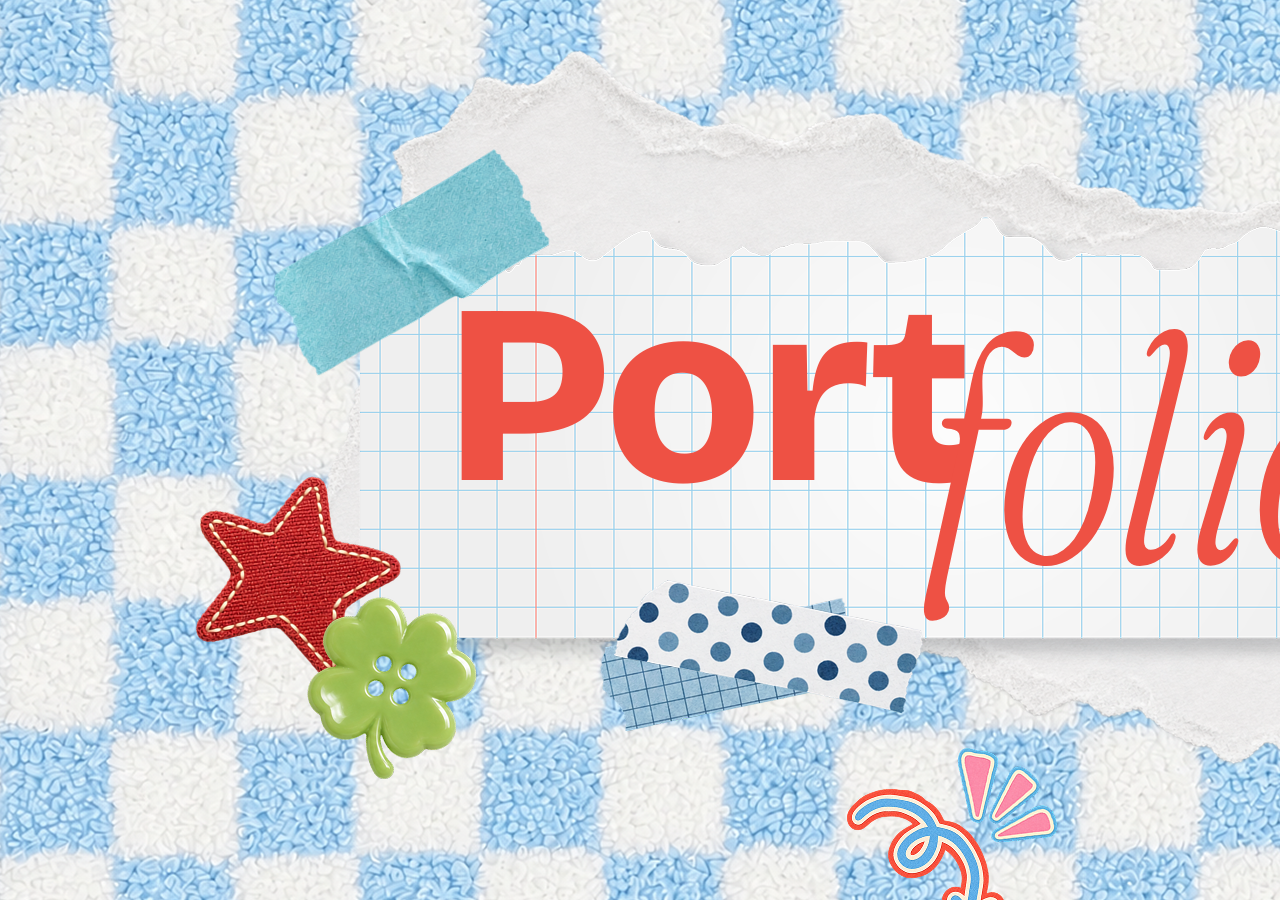
<file: index.html>
<!doctype html>
<html lang="ko">
  <head>
    <meta charset="UTF-8" />
    <meta name="viewport" content="width=device-width, initial-scale=1" />
    <meta name="theme-color" content="#f4f5f2" />
    <title>이은수 | Portfolio</title>
    <link rel="preload" href="./fonts/bricolage-grotesque-800.woff2" as="font" type="font/woff2" crossorigin />
    <link rel="preload" href="./fonts/fraunces-300-italic.woff2" as="font" type="font/woff2" crossorigin />
    <link rel="preload" href="./fonts/paperlogy-500.woff2" as="font" type="font/woff2" crossorigin />
    <link rel="preload" href="./fonts/cormorant-infant-700-italic.woff2" as="font" type="font/woff2" crossorigin />
    <link rel="stylesheet" href="./style.css" />
    <link rel="stylesheet" href="./profile.css?v=2" />
    <link rel="stylesheet" href="./composition.css" />
  </head>
  <body>
    <main class="page">
      <section class="slide" id="thumbnail" aria-label="포트폴리오 썸네일">
        <div class="thumbnail">
          <div class="thumbnail__canvas" id="thumbnail-canvas">
            <img class="art art--background" src="./assets/checkerboard.png" alt="" />
            <img class="art art--torn-paper" src="./assets/torn-paper.png" alt="" />
            <img class="art art--grid-paper" src="./assets/grid-paper.png" alt="" />
            <h1 class="title" aria-label="Portfolio">
              <span class="title__port" aria-hidden="true">Port</span>
              <span class="title__folio" aria-hidden="true">folio</span>
            </h1>
            <img class="art art--apple" src="./assets/apple.png" alt="" />
            <img class="art art--star" src="./assets/star.png" alt="" />
            <img class="art art--clover" src="./assets/clover.png" alt="" />
            <img class="art art--blue-grid-tape" src="./assets/blue-grid-tape.png" alt="" />
            <img class="art art--cyan-tape" src="./assets/cyan-tape.png" alt="" />
            <img class="art art--polka-dot-tape" src="./assets/polka-dot-tape.png" alt="" />
            <img class="art art--purple-button" src="./assets/purple-button.png" alt="" />
            <img class="art art--green-button" src="./assets/green-button.png" alt="" />
            <div class="arrow-group" aria-hidden="true">
              <img class="art art--arrow" src="./assets/arrow.png" alt="" />
              <img class="art art--accent-rays" src="./assets/accent-rays.png" alt="" />
            </div>
          </div>
        </div>
      </section>

      <section class="slide" id="about-me" aria-label="개인 정보">
        <div class="profile">
          <div class="profile__canvas" id="profile-canvas">
            <img class="profile__paper" src="./assets/profile-paper.png" alt="" />
            <div class="profile__photo" aria-label="프로필 사진 자리"></div>
            <div class="profile__identity">
              <div class="profile__names"><h2>이은수</h2><span>Lee Eun Su</span></div>
              <dl class="profile__contact">
                <div><dt>Birth</dt><dd>2002.08.08</dd></div>
                <div><dt>E-mail</dt><dd>ieunsu0808@gmail.com</dd></div>
                <div><dt>Mobile</dt><dd>010-7244-0217</dd></div>
              </dl>
            </div>
            <div class="profile__details">
              <section class="profile__detail profile__detail--education" aria-labelledby="education-title">
                <h3 id="education-title">Education</h3>
                <div class="profile__entries">
                  <div><time>2022.02</time><span>신일여자고등학교</span></div>
                  <div><time>2026.02</time><span>목원대학교 산업디자인과</span></div>
                  <div><time>2026.12</time><span>AI 기반 UIUX 웹디자인 &amp; 웹퍼블리셔 양성과정</span></div>
                </div>
              </section>
              <section class="profile__detail profile__detail--certification" aria-labelledby="certification-title">
                <h3 id="certification-title">Cerification</h3>
                <div class="profile__entries">
                  <div><time>2026.11</time><span>웹디자인 개발 기능사</span></div>
                  <div><time>2025.11</time><span>GTQ 그래픽 기술 자격 1급</span></div>
                  <div><time>2025.01</time><span>보통 2종 운전면허증</span></div>
                </div>
              </section>
              <section class="profile__detail profile__detail--skills" aria-labelledby="skill-title">
                <h3 id="skill-title">Skill</h3>
                <div class="profile__skills">
                  <div class="profile__skill-column">
                    <div class="profile__skill" data-score="5"><span>피그마</span></div>
                    <div class="profile__skill" data-score="4"><span>포토샵</span></div>
                    <div class="profile__skill" data-score="4"><span>일러스트</span></div>
                    <div class="profile__skill" data-score="4"><span>노션</span></div>
                    <div class="profile__skill" data-score="4"><span>AI</span></div>
                  </div>
                  <div class="profile__skill-column">
                    <div class="profile__skill" data-score="4"><span>HTML/CSS/JS</span></div>
                    <div class="profile__skill" data-score="4"><span>Codex</span></div>
                    <div class="profile__skill" data-score="3"><span>라이노</span></div>
                    <div class="profile__skill" data-score="3"><span>키샷</span></div>
                  </div>
                </div>
              </section>
            </div>
            <img class="profile__flower-green" src="./assets/profile-flower-green.png" alt="" />
            <img class="profile__star" src="./assets/profile-star.png" alt="" />
          </div>
        </div>
      </section>

      <section class="slide" id="composition" aria-label="포트폴리오 구성">
        <div class="composition">
          <h2 class="composition__heading">포트폴리오</h2>
          <img class="composition__project composition__project--mildo" src="./assets/portfolio-mildo-revised.png" alt="밀도 향수 프로젝트" />
          <img class="composition__project composition__project--ohora" src="./assets/portfolio-ohora-revised.png" alt="ohora 화장품 프로젝트" />
        </div>
      </section>

      <div class="profile__topbar">
        <nav class="profile__nav" id="portfolio-menu" aria-label="포트폴리오 페이지">
          <a href="#thumbnail">표지</a>
          <a href="#about-me" aria-current="page">about me</a>
          <a href="#composition">contents</a>
        </nav>
        <button class="profile__topbar-toggle" type="button" aria-controls="portfolio-menu" aria-expanded="true" aria-label="메뉴 숨기기">
          <img class="profile__flower-blue" src="./assets/profile-flower-blue.png" alt="" />
        </button>
      </div>
    </main>
    <script src="./script.js"></script>
  </body>
</html>
</file>
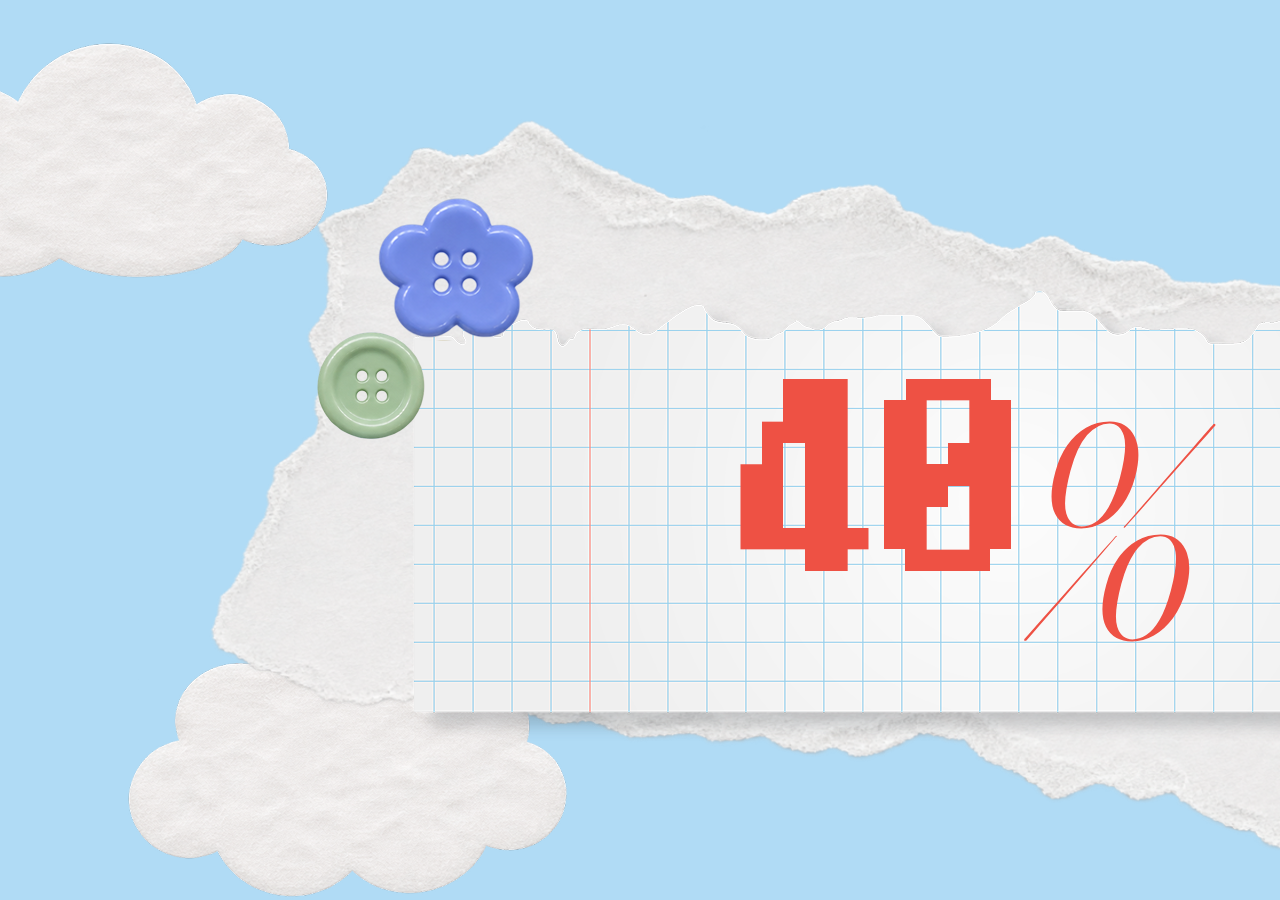
<file: 개인 프로필/index.html>
<!doctype html>
<html lang="ko">
  <head>
    <meta charset="UTF-8" />
    <meta name="viewport" content="width=device-width, initial-scale=1" />
    <meta name="theme-color" content="#f4f5f2" />
    <title>이은수 | Portfolio</title>
    <link rel="preload" href="./fonts/bricolage-grotesque-800.woff2" as="font" type="font/woff2" crossorigin />
    <link rel="preload" href="./fonts/fraunces-300-italic.woff2" as="font" type="font/woff2" crossorigin />
    <link rel="preload" href="./fonts/fraunces-variable-italic.woff2" as="font" type="font/woff2" crossorigin />
    <link rel="preload" href="./fonts/paperlogy-500.woff2" as="font" type="font/woff2" crossorigin />
    <link rel="preload" href="./fonts/cormorant-infant-700-italic.woff2" as="font" type="font/woff2" crossorigin />
    <link rel="preload" href="./fonts/mulmaru-regular.woff2" as="font" type="font/woff2" crossorigin />
    <link rel="stylesheet" href="./style.css?v=8" />
    <link rel="stylesheet" href="./profile.css?v=6" />
    <link rel="stylesheet" href="./composition.css?v=13" />
  </head>
  <body>
    <main class="page">
      <section class="slide" id="intro" aria-label="포트폴리오 시작 화면">
        <div class="intro">
          <div class="intro__canvas" id="intro-canvas">
            <img class="intro__cloud intro__cloud--left" src="./개인 프로필 이미지/5fe729e7-eddf-48bc-a54e-282fdf90a8bd 4.png" alt="" />
            <img class="intro__cloud intro__cloud--right" src="./개인 프로필 이미지/5fe729e7-eddf-48bc-a54e-282fdf90a8bd 2.png" alt="" />
            <img class="intro__cloud intro__cloud--bottom" src="./개인 프로필 이미지/5fe729e7-eddf-48bc-a54e-282fdf90a8bd 3.png" alt="" />
            <img class="intro__paper" src="./개인 프로필 이미지/c1804921-03a3-4b09-b714-bd70e53b5ee6 1.png" alt="" />
            <img class="intro__grid" src="./개인 프로필 이미지/41916338_8964647 1.png" alt="" />
            <h1 class="intro__progress" aria-label="0%">
              <span class="intro__digits" aria-hidden="true">0</span>
              <span class="intro__percent" aria-hidden="true">%</span>
            </h1>
            <img class="intro__button intro__button--blue" src="./개인 프로필 이미지/8cceb90c-4e77-4479-b4d3-12500809266a 4.png" alt="" />
            <img class="intro__button intro__button--green" src="./개인 프로필 이미지/8cceb90c-4e77-4479-b4d3-12500809266a 24.png" alt="" />
            <img class="intro__apple" src="./개인 프로필 이미지/사과.png" alt="" />
            <button class="intro__skip" type="button" aria-label="썸네일로 이동">
              <img src="./개인 프로필 이미지/928c09c3-bc69-4501-a627-279b2bd3bf65 3.png" alt="" />
              <span>SKIP</span>
            </button>
          </div>
        </div>
      </section>

      <section class="slide" id="thumbnail" aria-label="포트폴리오 썸네일">
        <div class="thumbnail">
          <div class="thumbnail__canvas is-waiting" id="thumbnail-canvas">
            <img class="art art--background" src="./assets/checkerboard.png" alt="" />
            <img class="art art--torn-paper" src="./assets/torn-paper.png" alt="" />
            <img class="art art--grid-paper" src="./assets/grid-paper.png" alt="" />
            <h1 class="title" aria-label="Portfolio">
              <span class="title__port" aria-hidden="true">Port</span>
              <span class="title__folio" aria-hidden="true">folio</span>
            </h1>
            <img class="art art--apple" src="./assets/apple.png" alt="" />
            <img class="art art--star" src="./assets/star.png" alt="" />
            <img class="art art--clover" src="./assets/clover.png" alt="" />
            <img class="art art--blue-grid-tape" src="./assets/blue-grid-tape.png" alt="" />
            <img class="art art--cyan-tape" src="./assets/cyan-tape.png" alt="" />
            <img class="art art--polka-dot-tape" src="./assets/polka-dot-tape.png" alt="" />
            <img class="art art--purple-button" src="./assets/purple-button.png" alt="" />
            <img class="art art--green-button" src="./assets/green-button.png" alt="" />
            <div class="arrow-group" aria-hidden="true">
              <img class="art art--arrow" src="./assets/arrow.png" alt="" />
              <img class="art art--accent-rays" src="./assets/accent-rays.png" alt="" />
            </div>
          </div>
        </div>
      </section>

      <section class="slide" id="about-me" aria-label="개인 정보">
        <div class="profile">
          <div class="profile__canvas" id="profile-canvas">
            <img class="profile__paper" src="./assets/profile-paper.png" alt="" />
            <div class="profile__photo" aria-label="프로필 사진 자리"></div>
            <div class="profile__identity">
              <div class="profile__names"><h2>이은수</h2><span>Lee Eun Su</span></div>
              <dl class="profile__contact">
                <div><dt>Birth</dt><dd>2002.08.08</dd></div>
                <div><dt>E-mail</dt><dd>ieunsu0808@gmail.com</dd></div>
                <div><dt>Mobile</dt><dd>010-7244-0217</dd></div>
              </dl>
            </div>
            <div class="profile__details">
              <section class="profile__detail profile__detail--education" aria-labelledby="education-title">
                <h3 id="education-title">Education</h3>
                <div class="profile__entries">
                  <div><time>2022.02</time><span>신일여자고등학교 졸업</span></div>
                  <div><time>2026.02</time><span>목원대학교 산업디자인과 졸업</span></div>
                  <div><time>2026.12</time><span>AI 기반 UIUX 웹디자인 &amp; 웹퍼블리셔 양성과정 수료</span></div>
                </div>
              </section>
              <section class="profile__detail profile__detail--certification" aria-labelledby="certification-title">
                <h3 id="certification-title">Cerification</h3>
                <div class="profile__entries">
                  <div><time>2026.11</time><span>웹디자인 개발 기능사</span></div>
                  <div><time>2025.11</time><span>GTQ 그래픽 기술 자격 1급</span></div>
                  <div><time>2025.01</time><span>보통 2종 운전면허증</span></div>
                </div>
              </section>
              <section class="profile__detail profile__detail--skills" aria-labelledby="skill-title">
                <h3 id="skill-title">Skill</h3>
                <div class="profile__skills">
                  <div class="profile__skill-column">
                    <div class="profile__skill" data-score="5"><span>피그마</span></div>
                    <div class="profile__skill" data-score="4"><span>포토샵</span></div>
                    <div class="profile__skill" data-score="4"><span>일러스트</span></div>
                    <div class="profile__skill" data-score="4"><span>노션</span></div>
                    <div class="profile__skill" data-score="4"><span>AI</span></div>
                  </div>
                  <div class="profile__skill-column">
                    <div class="profile__skill" data-score="4"><span>HTML/CSS/JS</span></div>
                    <div class="profile__skill" data-score="4"><span>Codex</span></div>
                    <div class="profile__skill" data-score="3"><span>라이노</span></div>
                    <div class="profile__skill" data-score="3"><span>키샷</span></div>
                  </div>
                </div>
              </section>
            </div>
            <img class="profile__flower-green" src="./assets/profile-flower-green.png" alt="" />
            <img class="profile__star" src="./assets/profile-star.png" alt="" />
          </div>
        </div>
      </section>

      <section class="slide" id="composition" aria-label="포트폴리오 구성">
        <div class="composition">
          <div class="composition__gallery">
            <div class="composition__cards">
              <article class="composition__card">
                <div class="composition__card-image composition__card-image--mildo"><img src="./개인 프로필 이미지/Free_iMac_Mockup_1 copy 2.png" alt="밀도 브랜딩 웹사이트 화면" /></div>
                <h2>밀도 브랜딩<span>MILDO Branding</span></h2>
              </article>
              <article class="composition__card">
                <div class="composition__card-image composition__card-image--ohora"><img src="./개인 프로필 이미지/MacBook_Mockup_1 copy 1.png" alt="오호라 리브랜딩 웹사이트 화면" /></div>
                <h2>오호라 리브랜딩<span>ohora ReBranding</span></h2>
              </article>
              <div class="composition__card composition__card--empty" aria-hidden="true"><div class="composition__card-image"></div></div>
            </div>
          </div>
          <footer class="composition__footer">
            <p>2026 Portfolio</p>
            <div class="composition__decor" aria-hidden="true">
              <img class="composition__decor-pattern" src="./개인 프로필 이미지/dfd.png" alt="" />
              <img class="composition__decor-left-collage" src="./개인 프로필 이미지/3b161a15-9de5-436f-ad6f-a0c8d2931f27.png" alt="" />
              <img class="composition__decor-flower-blue" src="./개인 프로필 이미지/단추.png" alt="" />
              <img class="composition__decor-spiral" src="./개인 프로필 이미지/sd.png" alt="" />
              <img class="composition__decor-red-button" src="./개인 프로필 이미지/8cceb90c-4e77-4479-b4d3-12500809266a 25.png" alt="" />
              <span class="composition__decor-green" aria-hidden="true"></span>
              <img class="composition__decor-star" src="./개인 프로필 이미지/d905702e-e90b-4f9f-89cf-faabdb624a05 2.png" alt="" />
              <img class="composition__decor-polka" src="./개인 프로필 이미지/928c09c3-bc69-4501-a627-279b2bd3bf65 2.png" alt="" />
              <img class="composition__decor-plaid" src="./개인 프로필 이미지/8cceb90c-4e77-4479-b4d3-12500809266a 13.png" alt="" />
              <img class="composition__decor-cyan" src="./개인 프로필 이미지/928c09c3-bc69-4501-a627-279b2bd3bf65 4.png" alt="" />
              <img class="composition__decor-grid" src="./개인 프로필 이미지/2.png" alt="" />
              <img class="composition__decor-purple" src="./개인 프로필 이미지/8cceb90c-4e77-4479-b4d3-12500809266a 4.png" alt="" />
              <img class="composition__decor-apple-right" src="./개인 프로필 이미지/사과.png" alt="" />
            </div>
          </footer>
        </div>
      </section>

      <div class="profile__topbar">
        <nav class="profile__nav" id="portfolio-menu" aria-label="포트폴리오 페이지">
          <a href="#thumbnail">portfolio</a>
          <a href="#about-me" aria-current="page">about me</a>
          <a href="#composition">contents</a>
        </nav>
        <button class="profile__topbar-toggle" type="button" aria-controls="portfolio-menu" aria-expanded="true" aria-label="메뉴 숨기기">
          <img class="profile__flower-blue" src="./assets/profile-flower-blue.png" alt="" />
        </button>
      </div>
    </main>
    <script src="./script.js?v=24"></script>
  </body>
</html>
</file>
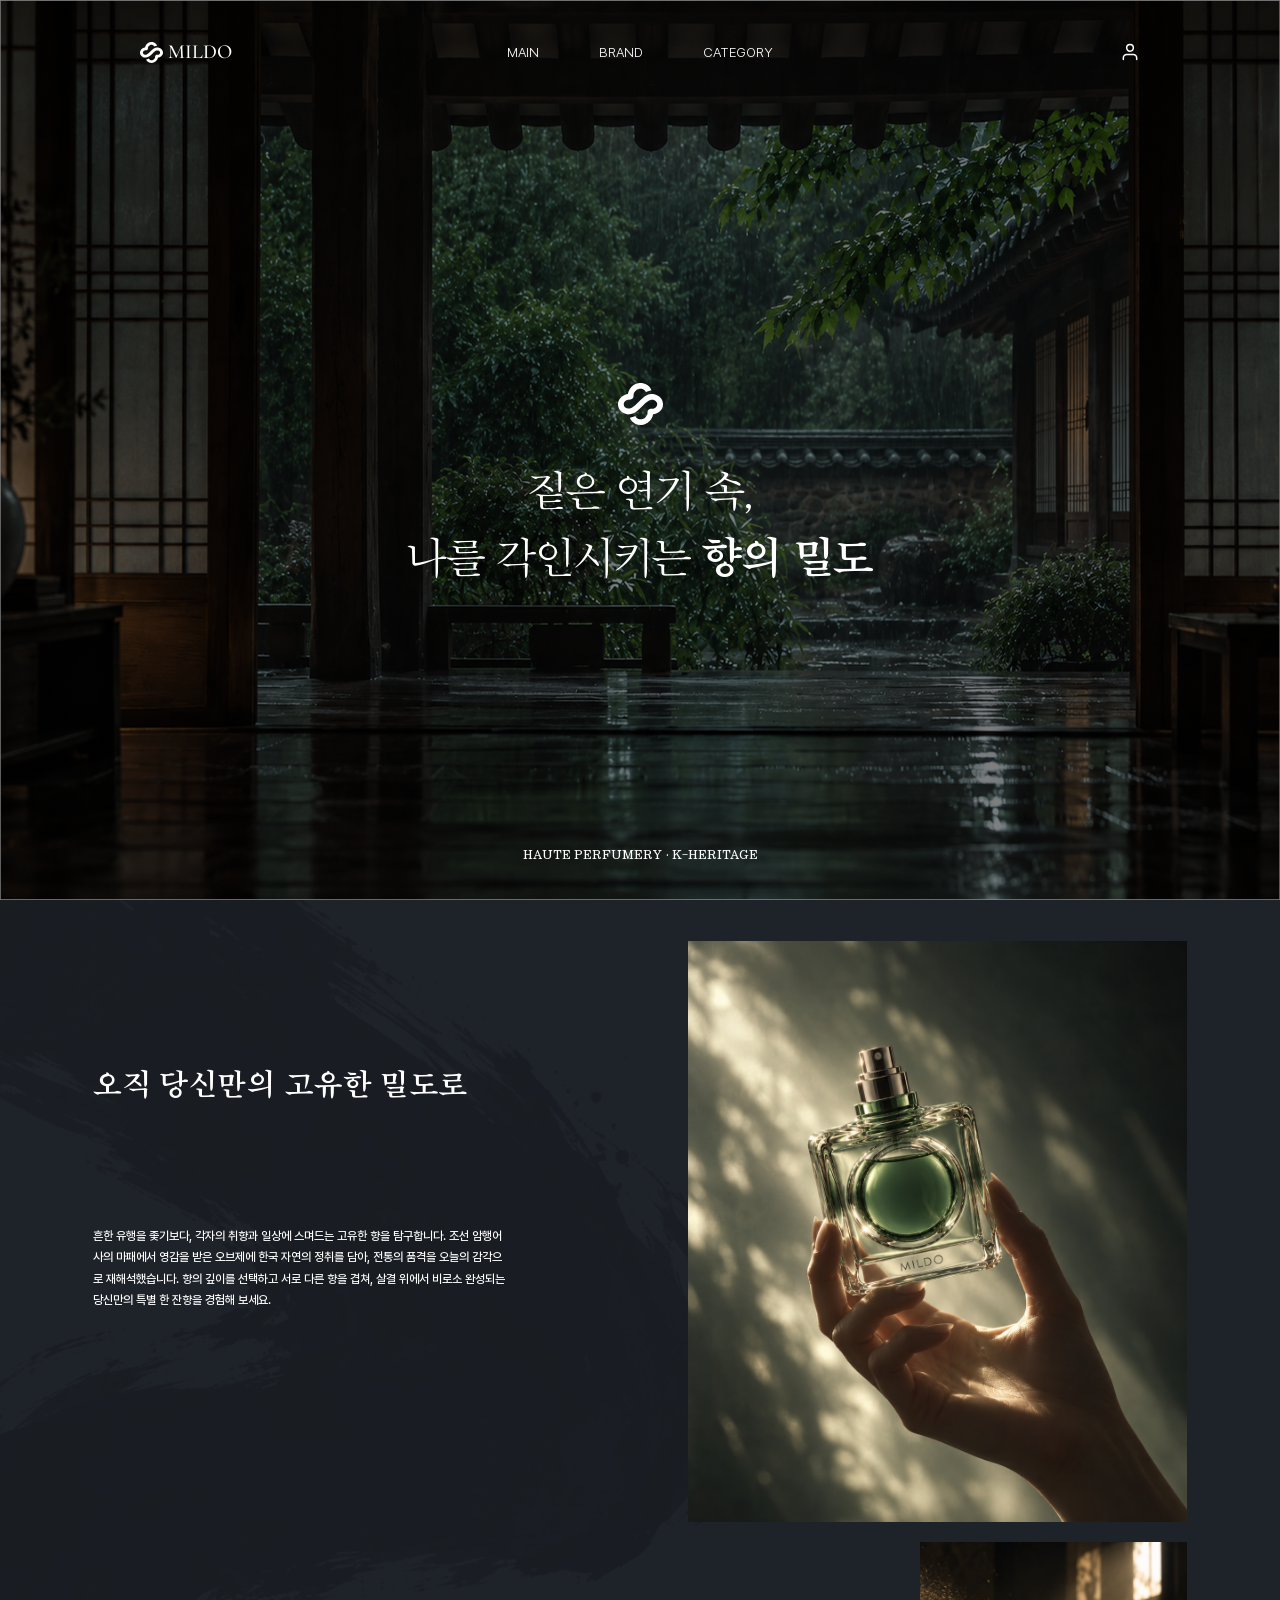
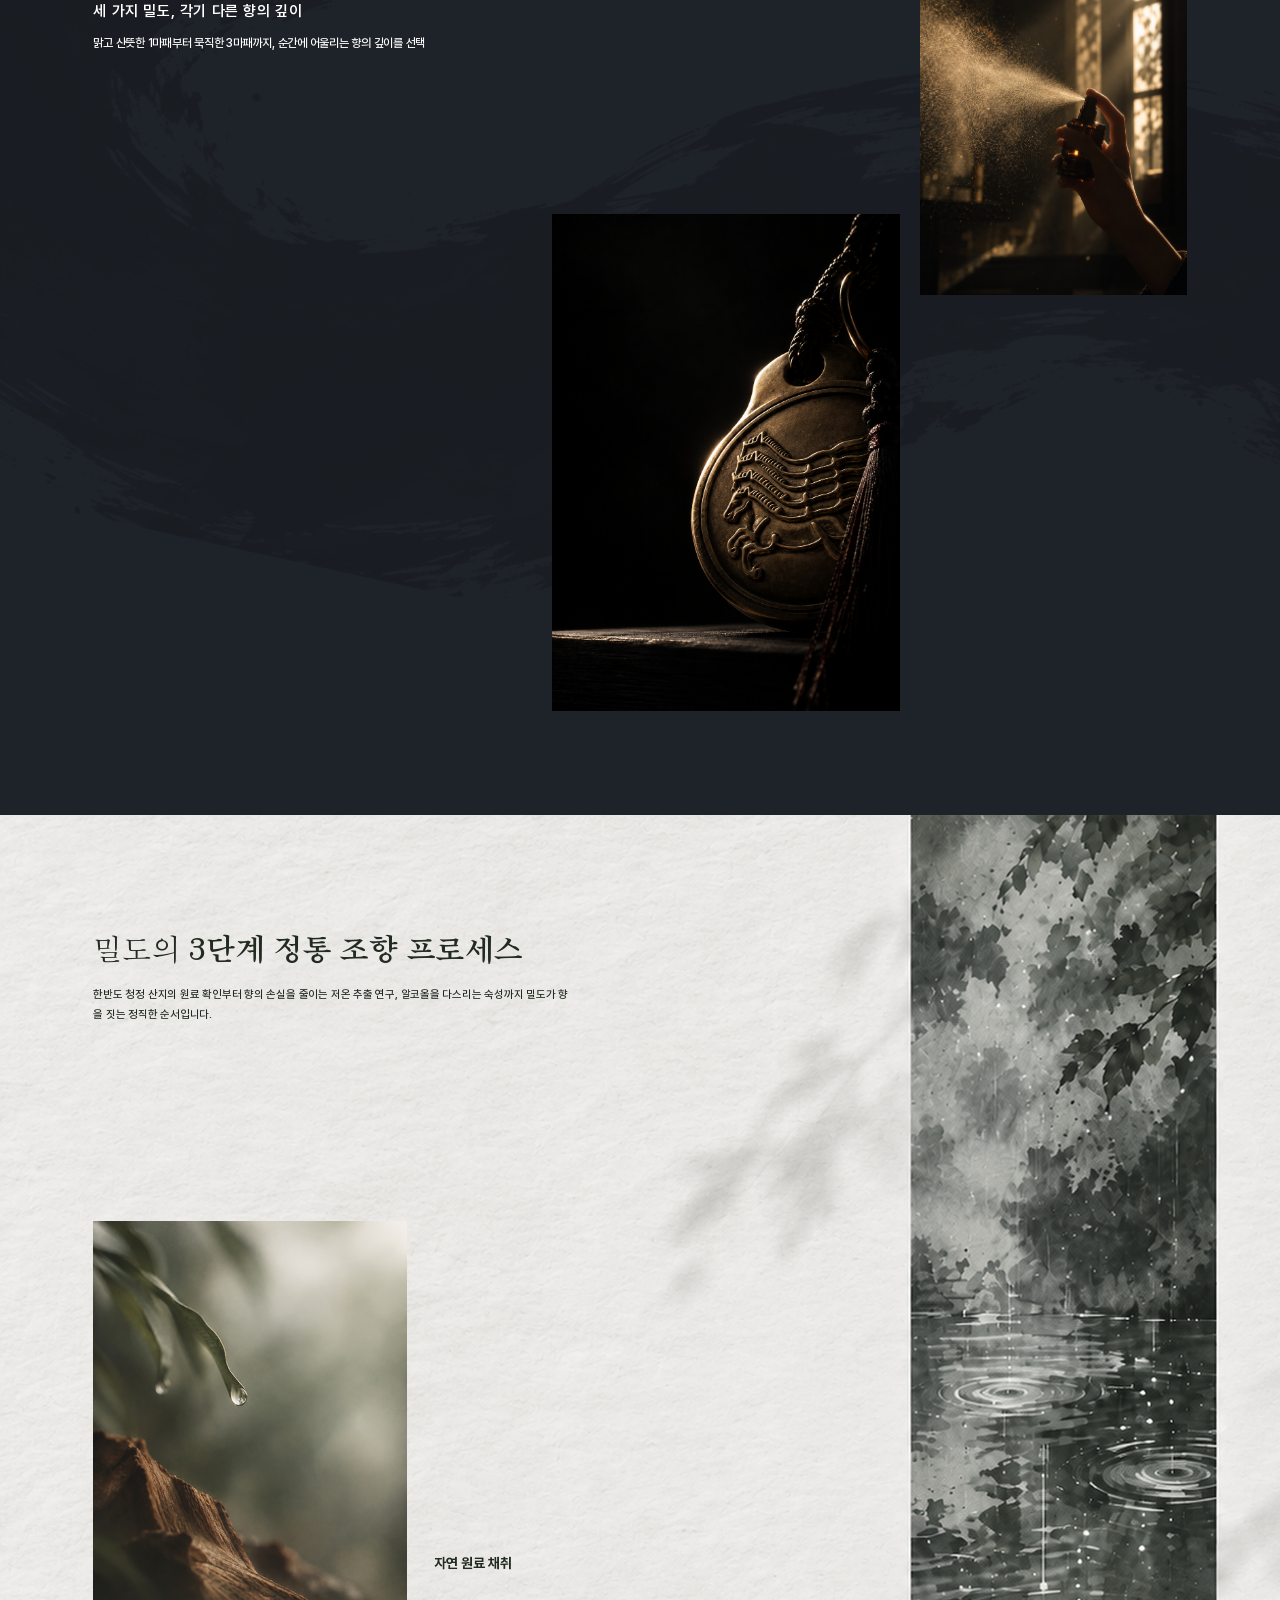
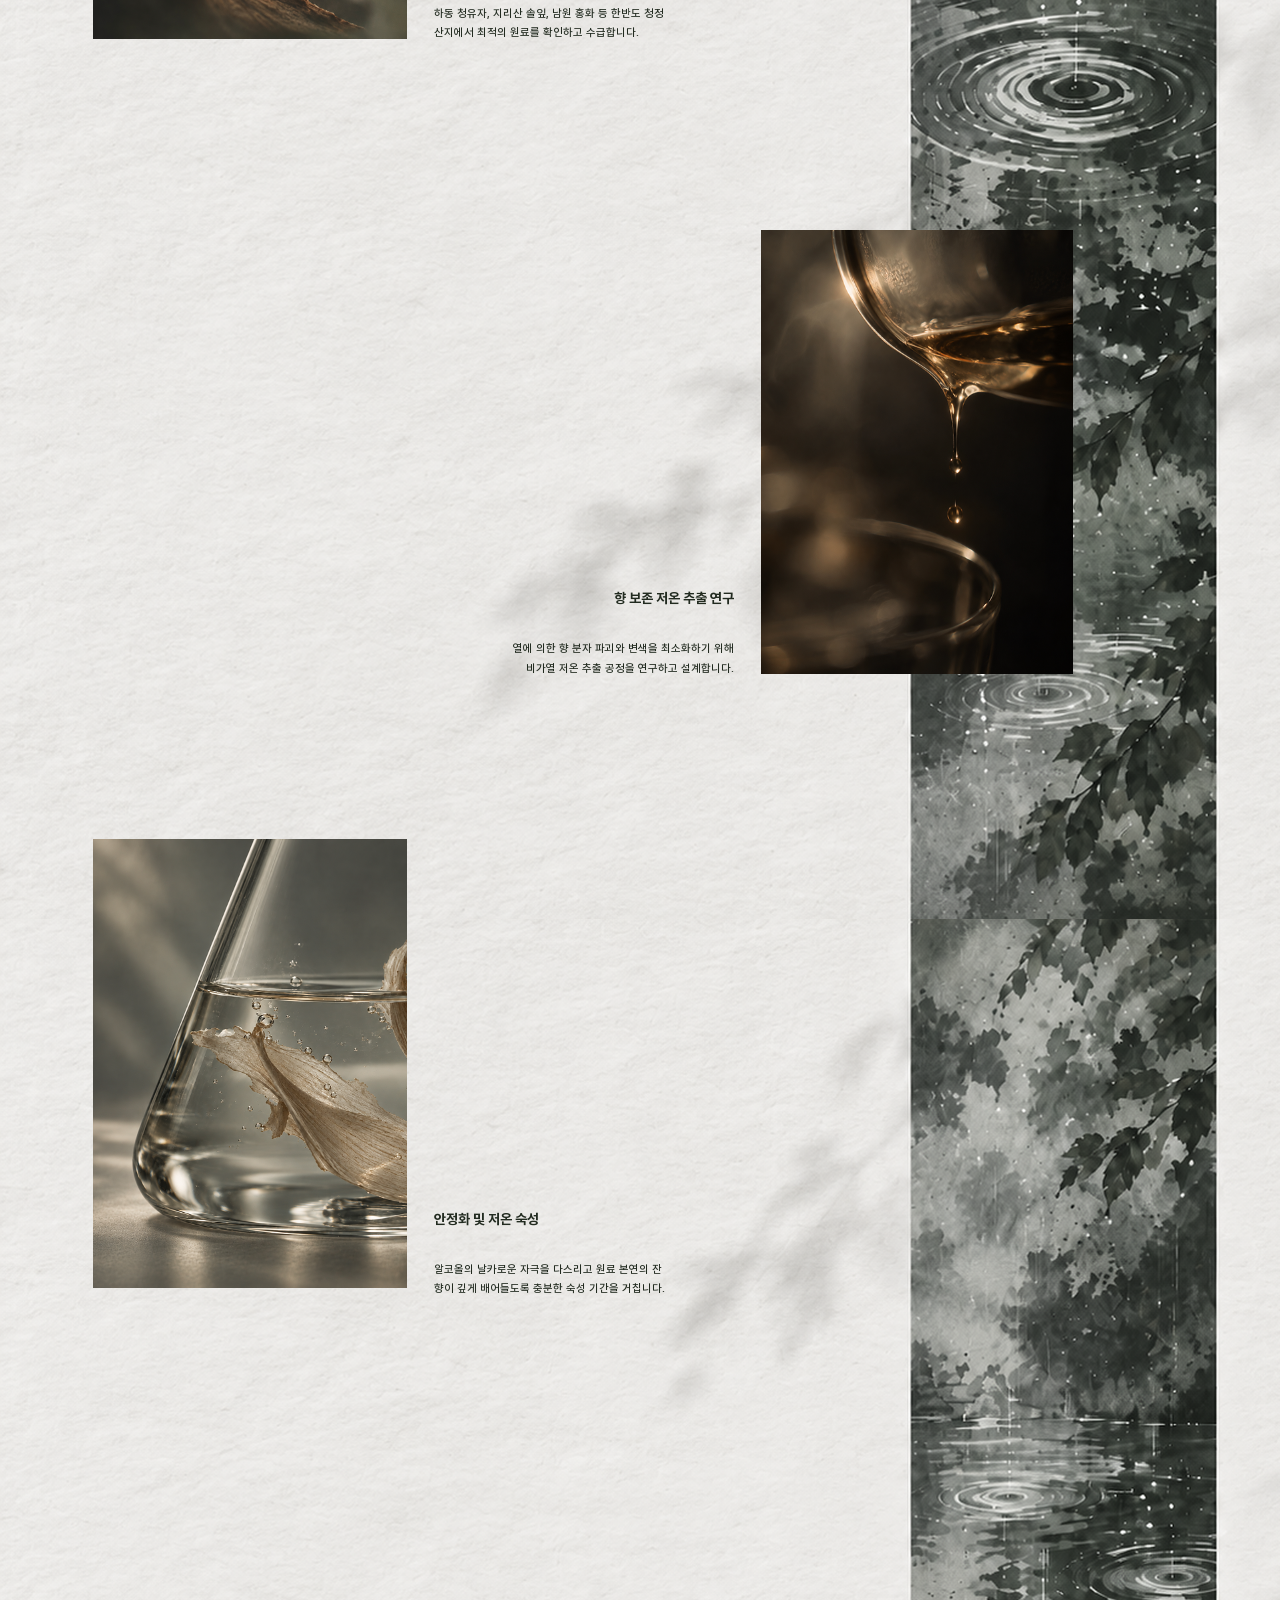
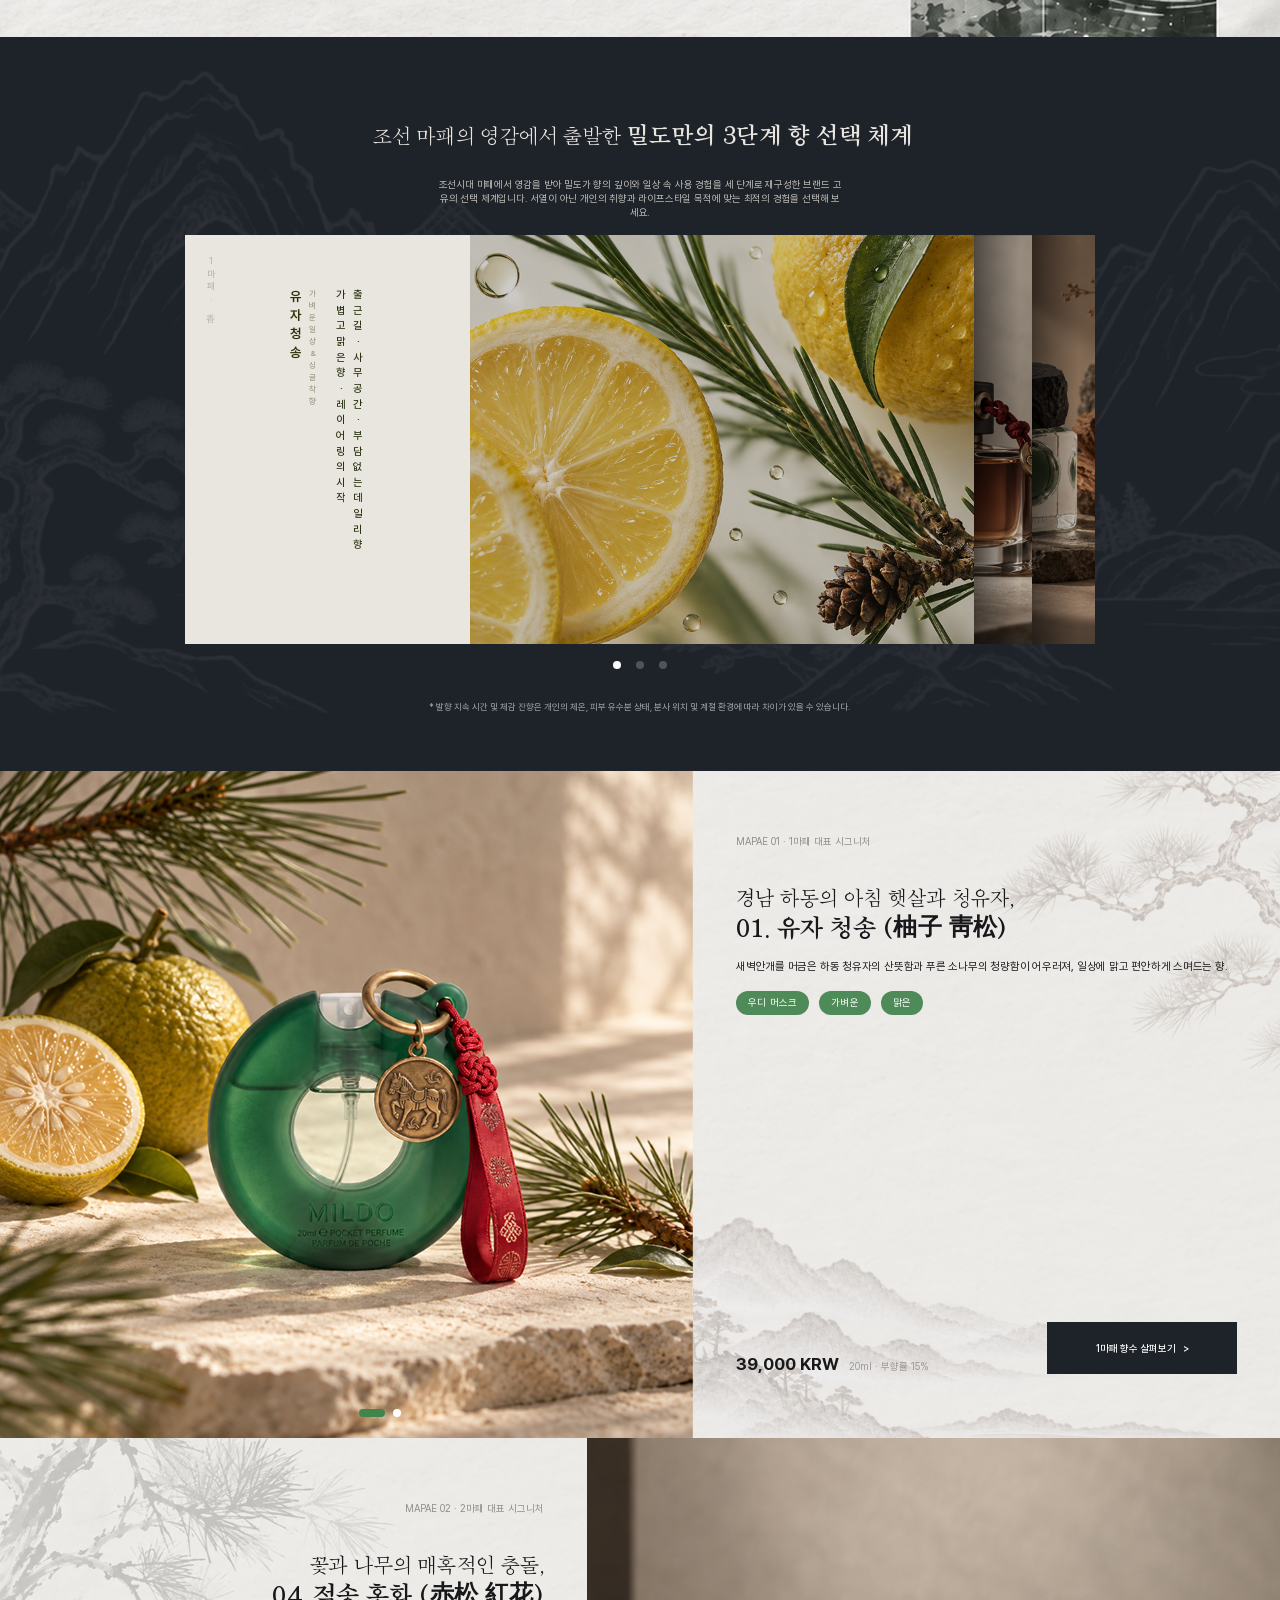
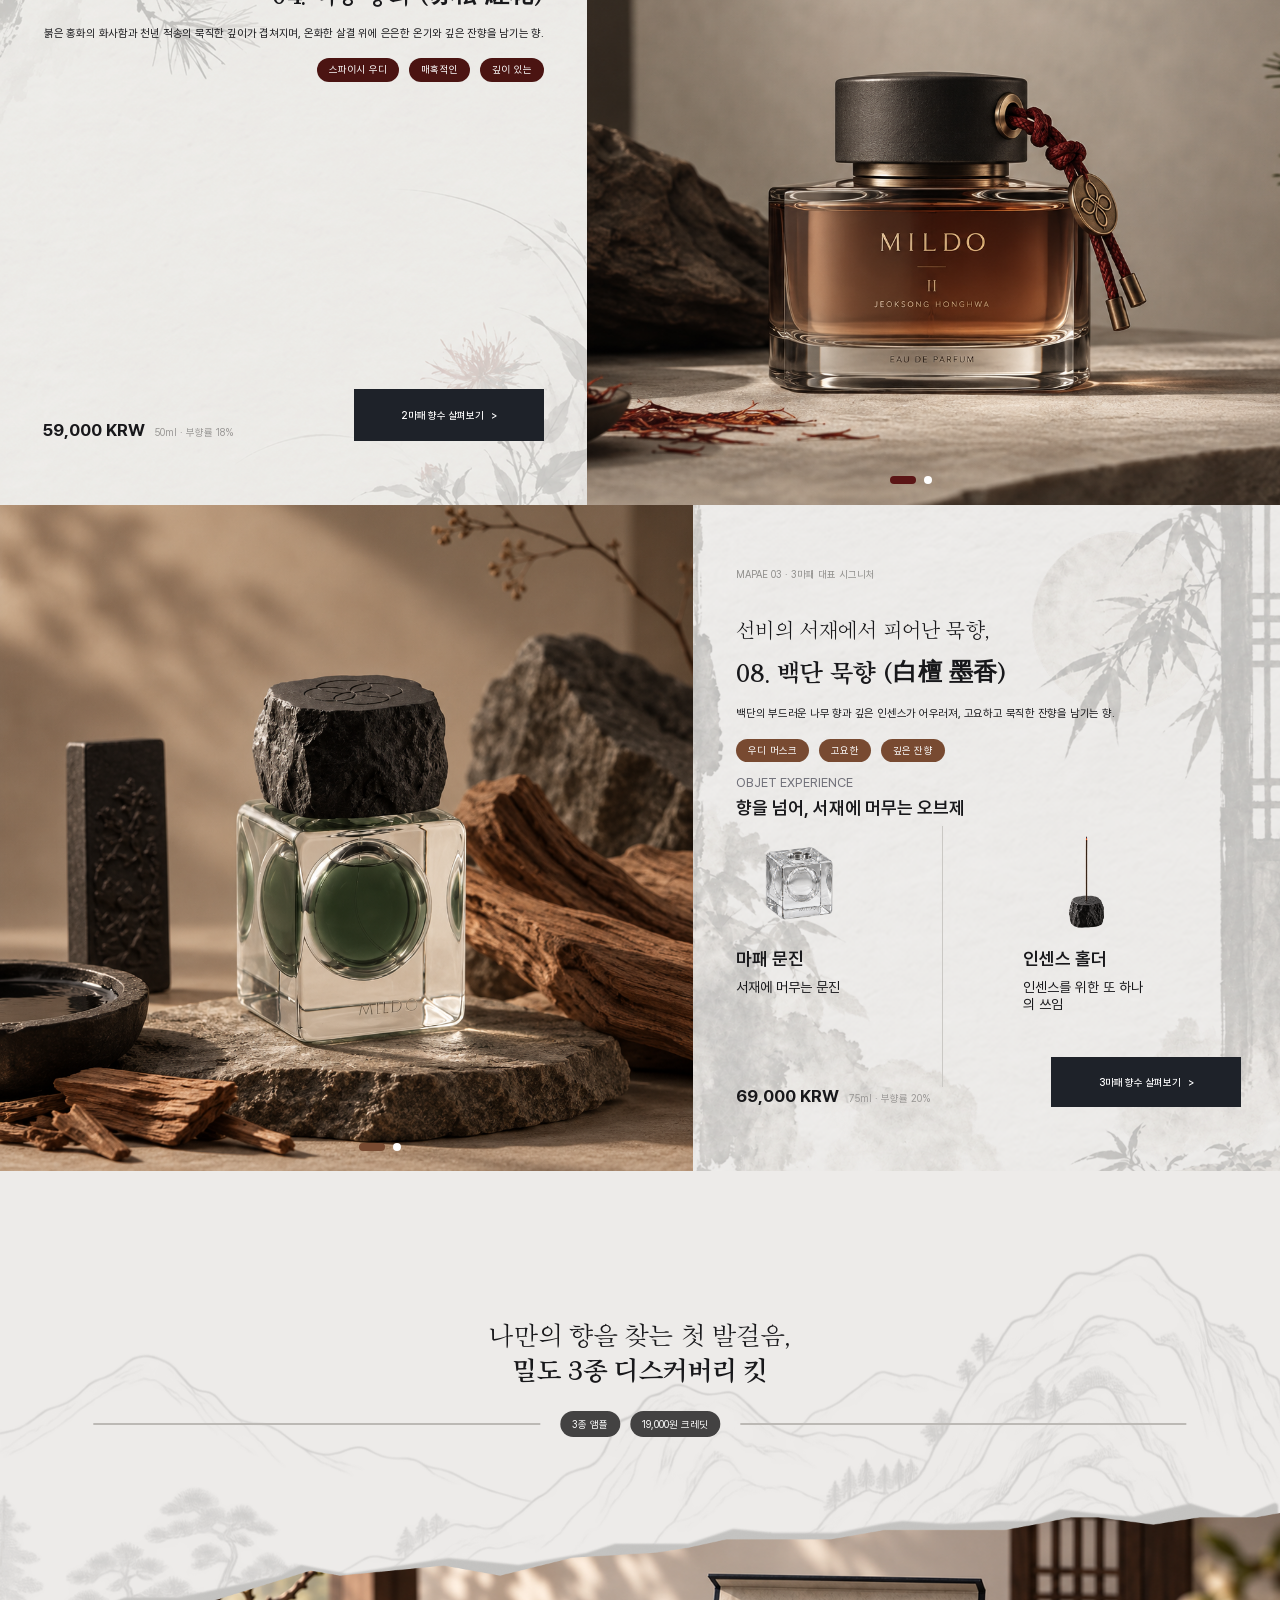
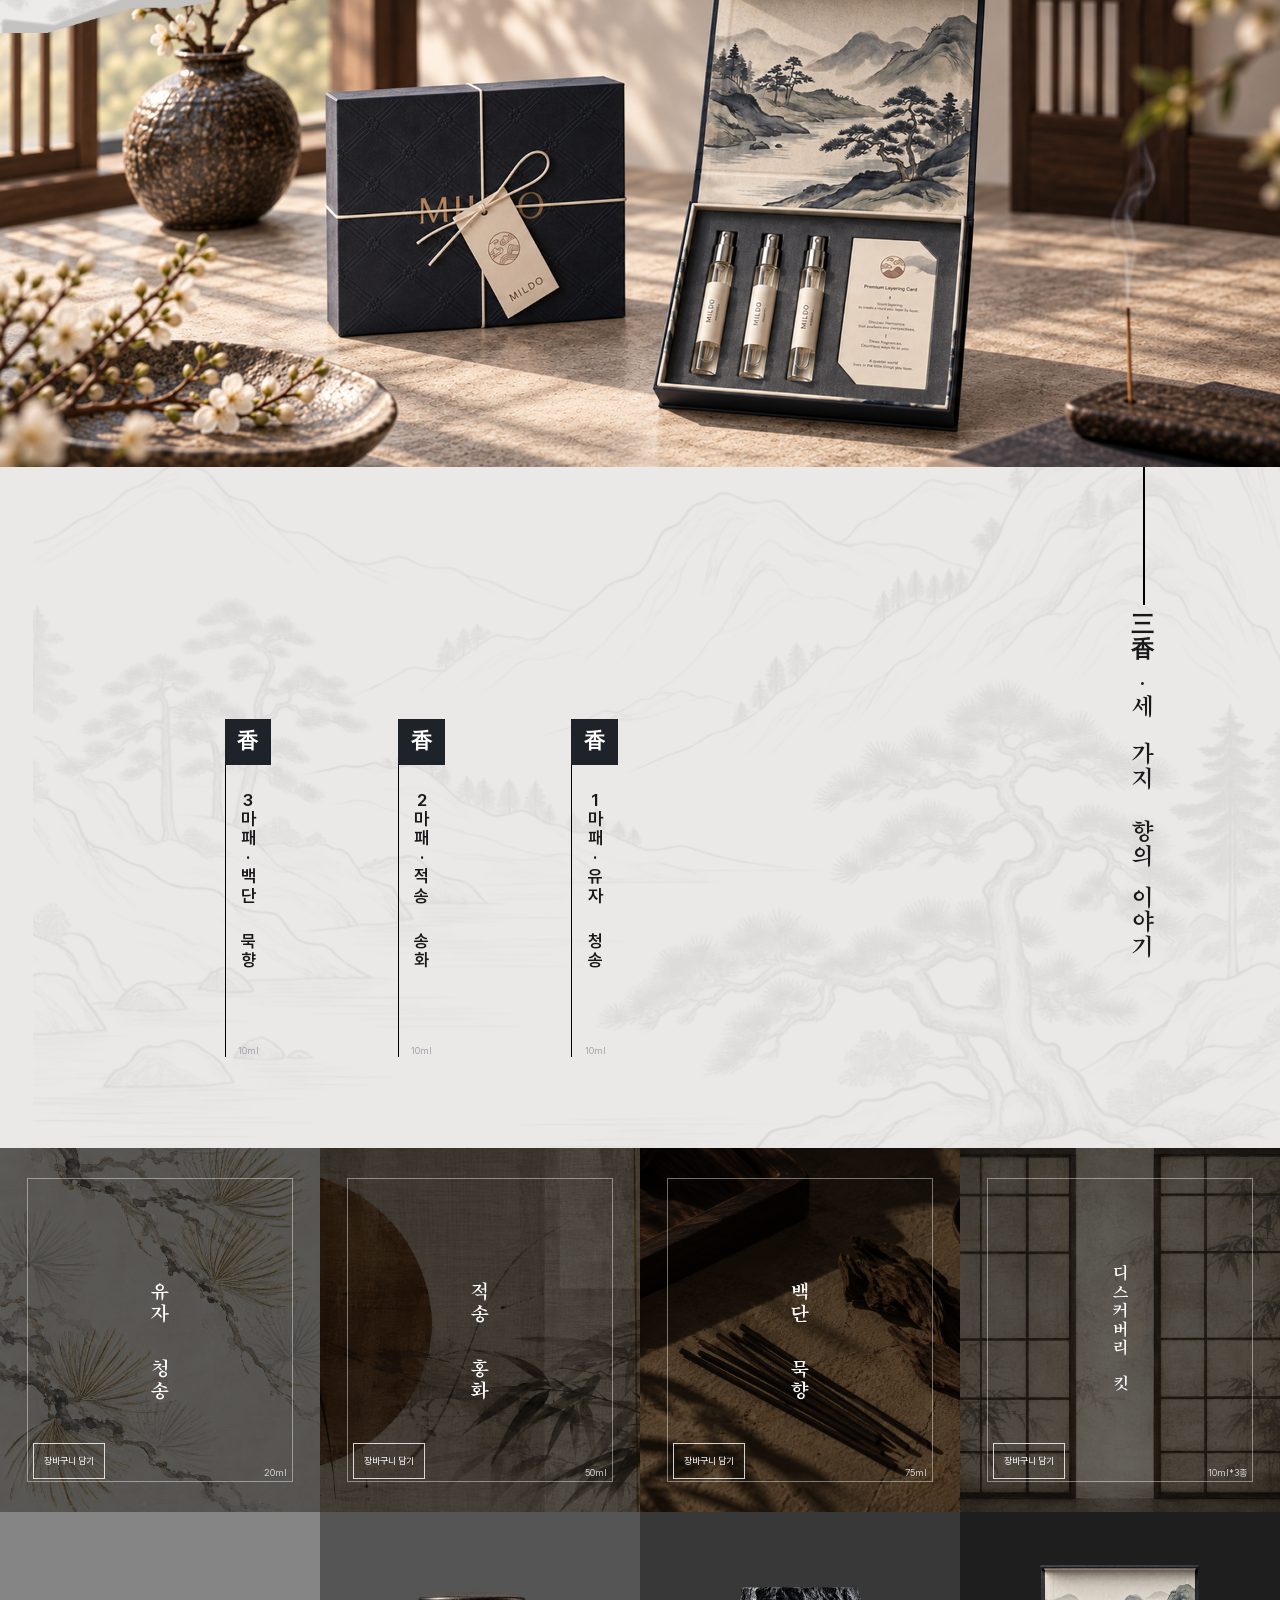
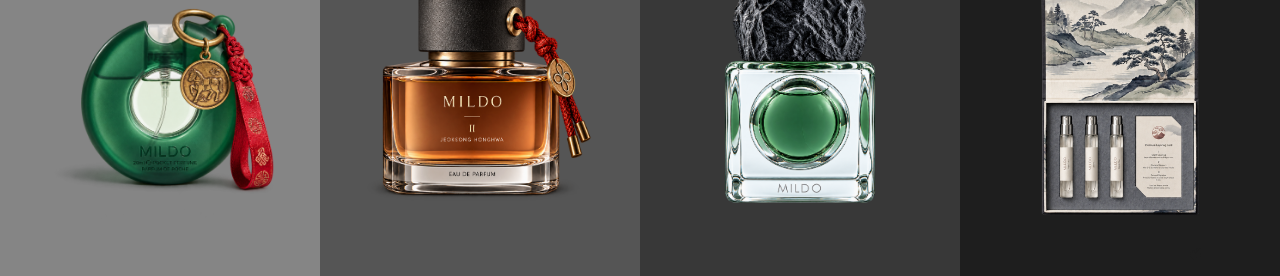
<file: 메인페이지/index.html>
<!doctype html>
<html lang="ko">
  <head>
    <meta charset="UTF-8" />
    <meta name="viewport" content="width=device-width, initial-scale=1" />
    <meta name="theme-color" content="#080a09" />
    <title>MILDO | 밀도</title>
    <link rel="icon" href="./assets/logo-mark.svg" type="image/svg+xml" />
    <link rel="preload" href="./assets/hero-background.png" as="image" />
    <link rel="stylesheet" href="./style.css" />
  </head>
  <body>
    <main id="main">
      <section class="hero" aria-labelledby="hero-title">
        <header class="site-header">
          <div class="site-header__inner">
            <a class="site-logo" href="#main" aria-label="MILDO 메인으로 이동">
              <img src="./assets/logo-mark.svg" width="23" height="21" alt="" />
              <span>MILDO</span>
            </a>

            <nav class="site-nav" aria-label="주 메뉴">
              <a href="#main" aria-current="page">MAIN</a>
              <span>BRAND</span>
              <span>CATEGORY</span>
            </nav>

            <span class="site-account" aria-hidden="true">
              <img src="./assets/account-icon.svg" width="20" height="20" alt="" />
            </span>
          </div>
        </header>

        <div class="hero__content">
          <img class="hero__mark" src="./assets/hero-mark.svg" width="45" height="42" alt="" />
          <h1 id="hero-title">
            <span>짙은 연기 속,</span>
            <span>나를 각인시키는 <strong>향의 밀도</strong></span>
          </h1>
        </div>

        <p class="hero__caption">HAUTE PERFUMERY · K-HERITAGE</p>
      </section>

      <section class="story" aria-labelledby="story-title">
        <div class="story__canvas">
          <img class="story__brush" src="./assets/section2-brush.png" alt="" aria-hidden="true" />

          <div class="story__intro">
            <h2 id="story-title">오직 당신만의 고유한 밀도로</h2>
            <p>
              흔한 유행을 좇기보다, 각자의 취향과 일상에 스며드는<br class="story__desktop-break" />
              고유한 향을 탐구합니다. 조선 암행어사의 마패에서 영감을 받은 오브제에 한국<br class="story__desktop-break" />
              자연의 정취를 담아, 전통의 품격을 오늘의 감각으로 재해석했습니다.<br class="story__desktop-break" />
              향의 깊이를 선택하고 서로 다른 향을 겹쳐, 살결 위에서 비로소 완성되는 당신만의 특별<br class="story__desktop-break" />
              한 잔향을 경험해 보세요.
            </p>
          </div>

          <img
            class="story__photo story__photo--top"
            src="./assets/section2-photo-top.png"
            width="1122"
            height="1402"
            alt="햇빛 속에서 손에 든 밀도 향수"
          />

          <div class="story__detail">
            <h3>세 가지 밀도, 각기 다른 향의 깊이</h3>
            <p>맑고 산뜻한 1마패부터 묵직한 3마패까지, 순간에 어울리는 향의 깊이를 선택</p>
          </div>

          <img
            class="story__photo story__photo--middle"
            src="./assets/section2-photo-middle.png"
            width="1086"
            height="1448"
            alt="따뜻한 빛이 드는 공간에 향수를 분사하는 손"
            loading="lazy"
          />
          <img
            class="story__photo story__photo--bottom"
            src="./assets/section2-photo-bottom.png"
            width="1024"
            height="1536"
            alt="어두운 배경 속 마패 형태의 향수 장식"
            loading="lazy"
          />
        </div>
      </section>

      <section class="process" aria-labelledby="process-title">
        <div class="process__canvas">
          <img class="process__background process__background--top" src="./assets/process-background.png" alt="" aria-hidden="true" />
          <img class="process__background process__background--bottom" src="./assets/process-background.png" alt="" aria-hidden="true" loading="lazy" />

          <div class="process__intro">
            <h2 id="process-title">밀도의 <strong>3단계 정통 조향 프로세스</strong></h2>
            <p>한반도 청정 산지의 원료 확인부터 향의 손실을 줄이는 저온 추출 연구, 알코올을 다스리는 숙성까지 밀도가 향을 짓는 정직한 순서입니다.</p>
          </div>

          <img class="process__photo process__photo--natural" src="./assets/process-natural-ingredients.png" width="471" height="627" alt="나뭇잎에서 떨어지는 물방울" loading="lazy" />
          <div class="process__text process__text--natural">
            <h3>자연 원료 채취</h3>
            <p>하동 청유자, 지리산 솔잎, 남원 홍화 등 한반도 청정 산지에서 최적의 원료를 확인하고 수급합니다.</p>
          </div>

          <img class="process__photo process__photo--extraction" src="./assets/process-cold-extraction.png" width="469" height="666" alt="추출액이 천천히 떨어지는 모습" loading="lazy" />
          <div class="process__text process__text--extraction">
            <h3>향 보존 저온 추출 연구</h3>
            <p>열에 의한 향 분자 파괴와 변색을 최소화하기 위해 비가열 저온 추출 공정을 연구하고 설계합니다.</p>
          </div>

          <img class="process__photo process__photo--aging" src="./assets/process-aging.png" width="471" height="674" alt="유리 용기 속에서 숙성 중인 향료" loading="lazy" />
          <div class="process__text process__text--aging">
            <h3>안정화 및 저온 숙성</h3>
            <p>알코올의 날카로운 자극을 다스리고 원료 본연의 잔향이 깊게 배어들도록 충분한 숙성 기간을 거칩니다.</p>
          </div>
        </div>
      </section>

      <section class="scent-system" aria-labelledby="scent-system-title">
        <div class="scent-system__canvas">
          <img class="scent-system__artwork" src="./assets/section4-artwork.png" alt="" aria-hidden="true" loading="lazy" />

          <div class="scent-system__intro">
            <h2 id="scent-system-title">조선 마패의 영감에서 출발한 <strong>밀도만의 3단계 향 선택 체계</strong></h2>
            <p>조선시대 마패에서 영감을 받아 밀도가 향의 깊이와 일상 속 사용 경험을 세 단계로 재구성한 <br class="scent-system__desktop-break" />브랜드 고유의 선택 체계입니다. 서열이 아닌 개인의 취향과 라이프스타일 목적에 맞는 최적의 경험을 선택해 보세요.</p>
          </div>

          <div class="scent-system__gallery">
            <div class="scent-system__cards">
              <article class="scent-system__card" aria-labelledby="scent-yuja-title">
                <div class="scent-system__card-copy">
                  <p class="scent-system__card-index">1 마 패 · 香</p>
                  <div class="scent-system__card-columns">
                    <h3 id="scent-yuja-title">유 자 청 송</h3>
                    <p class="scent-system__card-tagline">가 벼 운 일 상 &amp; 싱 글 착 향</p>
                    <p class="scent-system__card-description">가 볍 고 맑 은 향 · 레 이 어 링 의 시 작</p>
                    <p class="scent-system__card-use">출 근 길 · 사 무 공 간 · 부 담 없 는 데 일 리 향</p>
                  </div>
                </div>
                <img class="scent-system__card-image" src="./메인 이미지/Frame 187.png" width="756" height="613" alt="유자와 솔잎" loading="lazy" />
              </article>
              <img class="scent-system__preview" src="./assets/section4-preview-two.png" width="87" height="613" alt="" aria-hidden="true" loading="lazy" />
              <img class="scent-system__preview" src="./assets/section4-preview-three.png" width="94" height="613" alt="" aria-hidden="true" loading="lazy" />
            </div>
            <div class="scent-system__indicators" aria-hidden="true"><span></span><span></span><span></span></div>
            <p class="scent-system__note">* 발향 지속 시간 및 체감 잔향은 개인의 체온, 피부 유수분 상태, 분사 위치 및 계절 환경에 따라 차이가 있을 수 있습니다.</p>
          </div>
        </div>
      </section>

      <section class="mapea-feature" aria-labelledby="mapea-feature-title">
        <div class="mapea-feature__canvas">
          <div class="mapea-feature__visual">
            <img src="./메인 이미지/1마패.png" width="1040" height="1000" alt="청유자와 솔잎 곁에 놓인 초록색 밀도 1마패 향수" loading="lazy" />
            <div class="mapea-feature__indicators" aria-hidden="true"><span></span><span></span></div>
          </div>

          <div class="mapea-feature__details">
            <img class="mapea-feature__artwork" src="./메인 이미지/eddf7ca7-abdf-4abb-8795-4db48d79f648 1.png" width="944" height="1000" alt="" aria-hidden="true" loading="lazy" />
            <div class="mapea-feature__copy">
              <p class="mapea-feature__eyebrow">MAPAE 01 · 1마패 대표 시그니처</p>
              <h2 id="mapea-feature-title">경남 하동의 아침 햇살과 청유자,<br /><strong>01. 유자 청송 (柚子 靑松)</strong></h2>
              <p class="mapea-feature__description">새벽안개를 머금은 하동 청유자의 산뜻함과 푸른 소나무의 청량함이 어우러져, 일상에 맑고 편안하게 스며드는 향.</p>
              <ul class="mapea-feature__tags" aria-label="향의 특징">
                <li>우디 머스크</li>
                <li>가벼운</li>
                <li>맑은</li>
              </ul>
            </div>

            <div class="mapea-feature__footer">
              <p class="mapea-feature__price"><strong>39,000 KRW</strong><span>20ml · 부향률 15%</span></p>
              <a class="mapea-feature__button" href="#scent-yuja-title">1마패 향수 살펴보기 <span aria-hidden="true">&gt;</span></a>
            </div>
          </div>
        </div>
      </section>

      <section class="mapea-feature mapea-feature--second" aria-labelledby="mapea-second-title">
        <div class="mapea-feature__canvas">
          <div class="mapea-feature__details">
            <img class="mapea-feature__artwork" src="./메인 이미지/c3676327-abc7-4a64-8388-a005cb346097 1.png" width="879" height="1000" alt="" aria-hidden="true" loading="lazy" />
            <div class="mapea-feature__copy">
              <p class="mapea-feature__eyebrow">MAPAE 02 · 2마패 대표 시그니처</p>
              <h2 id="mapea-second-title">꽃과 나무의 매혹적인 충돌, <br /><strong>04. 적송 홍화 (赤松 紅花)</strong></h2>
              <p class="mapea-feature__description">붉은 홍화의 화사함과 천년 적송의 묵직한 깊이가 겹쳐지며, 온화한 살결 위에 은은한 온기와 깊은 잔향을 남기는 향.</p>
              <ul class="mapea-feature__tags" aria-label="향의 특징">
                <li>스파이시 우디</li>
                <li>매혹적인</li>
                <li>깊이 있는</li>
              </ul>
            </div>

            <div class="mapea-feature__footer">
              <p class="mapea-feature__price"><strong>59,000 KRW</strong><span>50ml · 부향률 18%</span></p>
              <a class="mapea-feature__button" href="#scent-system-title">2마패 향수 살펴보기 <span aria-hidden="true">&gt;</span></a>
            </div>
          </div>

          <div class="mapea-feature__visual">
            <img src="./메인 이미지/0930-5.png" width="1536" height="1024" alt="바위와 솔가지 사이에 놓인 갈색 밀도 2마패 향수" loading="lazy" />
            <div class="mapea-feature__indicators" aria-hidden="true"><span></span><span></span></div>
          </div>
        </div>
      </section>

      <section class="mapea-feature mapea-feature--third" aria-labelledby="mapea-third-title">
        <div class="mapea-feature__canvas">
          <div class="mapea-feature__visual">
            <img src="./메인 이미지/0928-1.png" alt="나무와 돌 사이에 놓인 밀도 3마패 백단 묵향 향수" loading="lazy" />
            <div class="mapea-feature__indicators" aria-hidden="true"><span></span><span></span></div>
          </div>

          <div class="mapea-feature__details">
            <img class="mapea-feature__artwork" src="./메인 이미지/17f6dfee-230e-4468-8a6f-21b7388d675e 1.png" alt="" aria-hidden="true" loading="lazy" />
            <div class="mapea-feature__copy">
              <p class="mapea-feature__eyebrow">MAPAE 03 · 3마패 대표 시그니처</p>
              <h2 id="mapea-third-title">선비의 서재에서 피어난 묵향,<br /><strong>08. 백단 묵향 (白檀 墨香)</strong></h2>
              <p class="mapea-feature__description">백단의 부드러운 나무 향과 깊은 인센스가 어우러져, 고요하고 묵직한 잔향을 남기는 향.</p>
              <ul class="mapea-feature__tags" aria-label="향의 특징">
                <li>우디 머스크</li>
                <li>고요한</li>
                <li>깊은 잔향</li>
              </ul>
            </div>

            <div class="mapea-feature__object">
              <p class="mapea-feature__object-label">OBJET EXPERIENCE</p>
              <h3>향을 넘어, 서재에 머무는 오브제</h3>
              <div class="mapea-feature__object-items">
                <div class="mapea-feature__object-item">
                  <img src="./assets/paperweight-cutout.png" alt="마패 문진" loading="lazy" />
                  <h4>마패 문진</h4>
                  <p>서재에 머무는 문진</p>
                </div>
                <span class="mapea-feature__object-divider" aria-hidden="true"></span>
                <div class="mapea-feature__object-item">
                  <img src="./assets/incense-holder-cutout.png" alt="인센스 홀더" loading="lazy" />
                  <h4>인센스 홀더</h4>
                  <p>인센스를 위한 또 하나의 쓰임</p>
                </div>
              </div>
            </div>

            <div class="mapea-feature__footer">
              <p class="mapea-feature__price"><strong>69,000 KRW</strong><span>75ml · 부향률 20%</span></p>
              <a class="mapea-feature__button" href="#scent-system-title">3마패 향수 살펴보기 <span aria-hidden="true">&gt;</span></a>
            </div>
          </div>
        </div>
      </section>

      <section class="discovery" aria-labelledby="discovery-title">
        <div class="discovery__canvas">
          <img class="discovery__landscape" src="./메인 이미지/MILDO_landscape_Figma_editable 1.svg" alt="" aria-hidden="true" loading="lazy" />
          <div class="discovery__intro">
            <h2 id="discovery-title">나만의 향을 찾는 첫 발걸음,<br /><strong>밀도 3종 디스커버리 킷</strong></h2>
            <div class="discovery__tags" role="group" aria-label="디스커버리 킷 구성과 혜택">
              <div class="discovery__tag-list">
                <span>3종 앰플</span>
                <span>19,000원 크레딧</span>
              </div>
            </div>
          </div>
          <img class="discovery__photo-shadow" src="./메인 이미지/Vector 5.png" alt="" aria-hidden="true" loading="lazy" />
          <img class="discovery__photo" src="./메인 이미지/Vector 4.png" width="1920" height="832" alt="꽃이 놓인 서재에 전시된 밀도 3종 향수 디스커버리 킷" loading="lazy" />
        </div>
      </section>

      <section class="fragrance-story" aria-labelledby="fragrance-story-title">
        <div class="fragrance-story__canvas">
          <img class="fragrance-story__landscape" src="./메인 이미지/MILDO_landscape_Figma_editable 1.svg" alt="" aria-hidden="true" loading="lazy" />
          <div class="fragrance-story__trio" aria-label="세 가지 마패 향">
            <article class="fragrance-story__card">
              <span class="fragrance-story__seal" aria-hidden="true">香</span>
              <h3 aria-label="3마패 · 백단 묵향"><span aria-hidden="true">3<br />마<br />패<br />·<br />백<br />단</span><span aria-hidden="true">묵<br />향</span></h3>
              <span class="fragrance-story__volume">10ml</span>
            </article>
            <article class="fragrance-story__card">
              <span class="fragrance-story__seal" aria-hidden="true">香</span>
              <h3 aria-label="2마패 · 적송 송화"><span aria-hidden="true">2<br />마<br />패<br />·<br />적<br />송</span><span aria-hidden="true">송<br />화</span></h3>
              <span class="fragrance-story__volume">10ml</span>
            </article>
            <article class="fragrance-story__card">
              <span class="fragrance-story__seal" aria-hidden="true">香</span>
              <h3 aria-label="1마패 · 유자 청송"><span aria-hidden="true">1<br />마<br />패<br />·<br />유<br />자</span><span aria-hidden="true">청<br />송</span></h3>
              <span class="fragrance-story__volume">10ml</span>
            </article>
          </div>
          <div class="fragrance-story__rail">
            <h2 id="fragrance-story-title" aria-label="삼향 · 세 가지 향의 이야기">
              <span class="fragrance-story__rail-desktop" aria-hidden="true">
                <span class="fragrance-story__rail-hanzi">三<br />香</span>
                <span class="fragrance-story__rail-separator">·</span>
                <span class="fragrance-story__rail-word">세</span>
                <span class="fragrance-story__rail-word fragrance-story__rail-word--second">가<br />지</span>
                <span class="fragrance-story__rail-word fragrance-story__rail-word--third">향<br />의</span>
                <span class="fragrance-story__rail-word fragrance-story__rail-word--fourth">이<br />야<br />기</span>
              </span>
              <span class="fragrance-story__rail-mobile" aria-hidden="true"><span class="fragrance-story__rail-hanzi">三香</span><span class="fragrance-story__rail-separator"> · </span><span class="fragrance-story__rail-word">세 가지 향의 이야기</span></span>
            </h2>
          </div>
        </div>
      </section>

      <section class="product-gallery" aria-label="마패 향수와 디스커버리 킷">
        <div class="product-gallery__canvas">
          <article class="product-gallery__pair">
            <div class="product-gallery__scene">
              <img src="./메인 이미지/75b07bbc-9492-41fa-9908-5bfa9d5ef50c.png" alt="" aria-hidden="true" loading="lazy" />
              <h2 aria-label="유자 청송"><span aria-hidden="true">유<br />자</span><span aria-hidden="true">청<br />송</span></h2>
              <span class="product-gallery__cart">장바구니 담기</span>
              <span class="product-gallery__volume">20ml</span>
            </div>
            <div class="product-gallery__product product-gallery__product--yuja">
              <img src="./메인 이미지/52eb53f8-3006-4e73-b61a-9a3fe3fc812c.png" alt="유자 청송 향수" loading="lazy" />
            </div>
          </article>
          <article class="product-gallery__pair">
            <div class="product-gallery__scene">
              <img src="./메인 이미지/8315d1b2-9672-4e9c-9422-a92aa9a89989.png" alt="" aria-hidden="true" loading="lazy" />
              <h2 aria-label="적송 홍화"><span aria-hidden="true">적<br />송</span><span aria-hidden="true">홍<br />화</span></h2>
              <span class="product-gallery__cart">장바구니 담기</span>
              <span class="product-gallery__volume">50ml</span>
            </div>
            <div class="product-gallery__product product-gallery__product--redpine">
              <img src="./메인 이미지/44b778e1-df06-4128-a7f7-e2be8f1a089c.png" alt="적송 홍화 향수" loading="lazy" />
            </div>
          </article>
          <article class="product-gallery__pair">
            <div class="product-gallery__scene">
              <img src="./메인 이미지/07b9eab5-f4bb-4531-9f50-5101e0a97a52.png" alt="" aria-hidden="true" loading="lazy" />
              <h2 aria-label="백단 묵향"><span aria-hidden="true">백<br />단</span><span aria-hidden="true">묵<br />향</span></h2>
              <span class="product-gallery__cart">장바구니 담기</span>
              <span class="product-gallery__volume">75ml</span>
            </div>
            <div class="product-gallery__product product-gallery__product--sandalwood">
              <img src="./메인 이미지/40f8da1e-2fc9-4d17-a9b4-89ce419c4e8d.png" alt="백단 묵향 향수" loading="lazy" />
            </div>
          </article>
          <article class="product-gallery__pair">
            <div class="product-gallery__scene product-gallery__scene--kit">
              <img src="./메인 이미지/9b2617d1-7729-4286-bd24-119894786ffe.png" alt="" aria-hidden="true" loading="lazy" />
              <h2 aria-label="디스커버리 킷"><span aria-hidden="true">디<br />스<br />커<br />버<br />리</span><span aria-hidden="true">킷</span></h2>
              <span class="product-gallery__cart">장바구니 담기</span>
              <span class="product-gallery__volume">10ml*3종</span>
            </div>
            <div class="product-gallery__product product-gallery__product--kit">
              <img src="./메인 이미지/discovery-kit-product.png" alt="밀도 3종 디스커버리 킷" loading="lazy" />
            </div>
          </article>
        </div>
      </section>
    </main>
  </body>
</html>
</file>
<file: style.css>
@font-face {
  font-family: "Bricolage Grotesque";
  src: url("./fonts/bricolage-grotesque-800.woff2") format("woff2");
  font-style: normal;
  font-weight: 800;
  font-display: swap;
}

@font-face {
  font-family: "Fraunces";
  src: url("./fonts/fraunces-300-italic.woff2") format("woff2");
  font-style: italic;
  font-weight: 300;
  font-display: swap;
}

* { box-sizing: border-box; }

html, body { margin: 0; min-height: 100%; }

body { background: #f4f5f2; }

.page {
  min-height: 100svh;
  display: grid;
  place-items: center;
}

.thumbnail {
  position: relative;
  width: 1920px;
  aspect-ratio: 1920 / 950;
  overflow: hidden;
  isolation: isolate;
  background: #f4f5f2;
}

.thumbnail__canvas {
  position: absolute;
  inset: 0 auto auto 0;
  width: 1920px;
  height: 950px;
  transform-origin: top left;
}

.art {
  position: absolute;
  display: block;
  max-width: none;
  user-select: none;
  pointer-events: none;
}

.art--background { left: 0; top: 0; width: 1920px; height: 950px; }
.art--torn-paper { left: 269px; top: -12px; width: 1275px; height: 861px; }
.art--grid-paper { left: 336px; top: 166px; width: 1249px; height: 507px; }

.title {
  position: absolute;
  inset: 0;
  margin: 0;
  color: #ee5144;
  font-synthesis: none;
  pointer-events: none;
}

.title span { position: absolute; display: block; white-space: nowrap; }

.title__port {
  left: 444px;
  top: 217px;
  font: 800 256px / 1.4 "Bricolage Grotesque", sans-serif;
  letter-spacing: -0.02em;
}

.title__folio {
  left: 925px;
  top: 217px;
  font: italic 300 326px / 1.4 "Fraunces", serif;
  letter-spacing: -0.02em;
  transform: scaleX(0.785);
  transform-origin: left top;
}

.art--apple { left: 1352px; top: 460px; width: 410px; height: 411px; }
.art--star { left: 145px; top: 426px; width: 299px; height: 298px; }
.art--clover { left: 272px; top: 563px; width: 234px; height: 258px; }
.art--blue-grid-tape { left: 580px; top: 575px; width: 329px; height: 178px; }
.art--cyan-tape { left: 251px; top: 130px; width: 324px; height: 266px; }
.art--polka-dot-tape { left: 607px; top: 559px; width: 331px; height: 172px; }
.art--purple-button { left: 1373px; top: 26px; width: 264px; height: 243px; }
.art--green-button { left: 1570px; top: 214px; width: 117px; height: 109px; }

.arrow-group {
  position: absolute;
  left: 841px;
  top: 660px;
  width: 237px;
  height: 290px;
  pointer-events: none;
  animation: arrow-bob 1s ease-in-out 5;
}

.art--arrow { left: 1px; top: 107px; width: 172px; height: 183px; }
.art--accent-rays { left: 83px; top: 54px; width: 155px; height: 165px; }

@keyframes arrow-bob {
  0%, 100% { transform: translateY(0); }
  50% { transform: translateY(-20px); }
}

@media (prefers-reduced-motion: reduce) {
  .arrow-group { animation: none; }
}
</file>
<file: profile.css>
@font-face {
  font-family: "Paperlogy";
  src: url("./fonts/paperlogy-400.woff2") format("woff2");
  font-style: normal;
  font-weight: 400;
  font-display: swap;
}
@font-face {
  font-family: "Paperlogy";
  src: url("./fonts/paperlogy-500.woff2") format("woff2");
  font-style: normal;
  font-weight: 500;
  font-display: swap;
}
@font-face {
  font-family: "Paperlogy";
  src: url("./fonts/paperlogy-600.woff2") format("woff2");
  font-style: normal;
  font-weight: 600;
  font-display: swap;
}
@font-face {
  font-family: "Paperlogy";
  src: url("./fonts/paperlogy-700.woff2") format("woff2");
  font-style: normal;
  font-weight: 700;
  font-display: swap;
}
@font-face {
  font-family: "Cormorant Infant";
  src: url("./fonts/cormorant-infant-700-italic.woff2") format("woff2");
  font-style: italic;
  font-weight: 700;
  font-display: swap;
}

html { width: 100%; height: 100%; overflow-x: auto; overflow-y: hidden; scrollbar-width: none; }
html::-webkit-scrollbar { display: none; }
body { width: 1920px; height: 100svh; min-height: 100svh; overflow: visible; }
.page { position: relative; width: 1920px; height: 100svh; overflow: hidden; touch-action: pan-x; user-select: none; }
.slide { position: absolute; left: 0; top: 0; width: 1920px; overflow: hidden; }
#thumbnail { z-index: 1; height: 950px; background: #f4f5f2; }
#about-me {
  z-index: 2;
  height: 1069px;
  background: #c0e8ff;
  transform: translate3d(0, 950px, 0);
  will-change: transform;
}

.profile {
  position: relative;
  width: 1920px;
  aspect-ratio: 1920 / 1069;
  overflow: hidden;
  isolation: isolate;
  background: #c0e8ff;
}
.profile__canvas {
  position: absolute;
  inset: 0 auto auto 0;
  width: 1920px;
  height: 1069px;
  transform-origin: top left;
  color: #374878;
  font-family: "Paperlogy", sans-serif;
  letter-spacing: -0.02em;
}
.profile__canvas img { position: absolute; display: block; max-width: none; pointer-events: none; user-select: none; }
.profile__paper { left: 526px; top: 0; width: 1394px; height: 1069px; }
.profile__photo { position: absolute; left: 97px; top: 230px; width: 403px; height: 494px; background: #f4f4f4; }
.profile__flower-green { left: 0; top: 141px; width: 216px; height: 222px; }
.profile__star { left: 435px; top: 659px; width: 162px; height: 143px; }
.profile__topbar { position: absolute; z-index: 10; right: 40px; top: 990px; width: 819px; height: 109px; }
.profile__topbar-toggle { position: absolute; left: 699px; top: 0; width: 120px; height: 109px; padding: 0; border: 0; background: transparent; cursor: pointer; }
.profile__topbar-toggle:focus-visible { outline: 3px solid #ee5144; outline-offset: 3px; border-radius: 22px; }
.profile__flower-blue { position: absolute; display: block; left: 0; top: 0; width: 120px; height: 109px; pointer-events: none; user-select: none; }
.profile__identity { position: absolute; left: 97px; top: 749px; }
.profile__names { display: flex; align-items: baseline; gap: 24px; white-space: nowrap; }
.profile__names h2 { margin: 0; font-size: 38px; line-height: 1.4; font-weight: 600; }
.profile__names span { font-size: 20px; line-height: 1.4; font-weight: 500; }
.profile__contact { margin: 24px 0 0; display: grid; gap: 13px; }
.profile__contact div { display: grid; grid-template-columns: 120px auto; align-items: center; }
.profile__contact dt, .profile__contact dd { margin: 0; font-size: 24px; line-height: 1.5; font-weight: 500; }
.profile__contact dt { color: #7383a0; }

.profile__details { position: absolute; left: 741px; top: 229px; width: 1072px; }
.profile__detail { position: absolute; left: 0; width: 100%; display: grid; grid-template-columns: 258px 1fr; }
.profile__detail--education { top: 0; }
.profile__detail--certification { top: 225px; }
.profile__detail--skills { top: 448px; }
.profile__detail h3 {
  margin: 0;
  color: #ee5144;
  font: italic 700 40px / 1.4 "Cormorant Infant", serif;
  letter-spacing: -0.02em;
}
.profile__entries { display: grid; gap: 1px; }
.profile__entries > div { display: grid; grid-template-columns: 340px 1fr; align-items: center; min-height: 41px; white-space: nowrap; }
.profile__entries time { color: #737373; font-size: 23px; line-height: 1.55; font-weight: 400; }
.profile__entries span { font-size: 23px; line-height: 1.55; font-weight: 500; }

.profile__skills { display: grid; grid-template-columns: 340px 1fr; column-gap: 111px; transform: translateY(-10px); }
.profile__skill-column { display: grid; gap: 5px; align-content: start; }
.profile__skill { display: grid; grid-template-columns: 173px 169px; align-items: center; min-height: 55px; white-space: nowrap; font-size: 24px; font-weight: 500; }
.profile__skill-column:last-child .profile__skill { grid-template-columns: 194px 169px; }
.profile__meter { position: relative; display: flex; justify-content: space-between; align-items: center; width: 169px; height: 14px; }
.profile__meter::before { content: ""; position: absolute; z-index: 0; left: 0; right: 0; top: 6px; height: 2px; background: #d9d9d9; }
.profile__meter::after { content: ""; position: absolute; z-index: 0; left: 0; top: 6px; height: 2px; width: var(--fill); background: #ee5144; }
.profile__meter i { position: relative; z-index: 1; width: 9px; height: 9px; border-radius: 50%; background: #ee5144; }
.profile__skill[data-score="3"] .profile__meter i:nth-child(n + 4),
.profile__skill[data-score="4"] .profile__meter i:nth-child(n + 5) { background: #d9d9d9; }

.profile__nav {
  position: absolute;
  left: 0;
  top: 15px;
  width: 659px;
  height: 80px;
  display: block;
  text-align: center;
  border-radius: 99px;
  background: #fff;
  font-size: 20px;
  font-weight: 600;
  clip-path: inset(0 0 0 0 round 99px);
  transition: clip-path 480ms ease-in-out;
}
.profile__nav.is-collapsed { clip-path: inset(0 0 0 100% round 99px); pointer-events: none; }
.profile__nav a { position: absolute; top: 12px; display: grid; place-items: center; height: 57px; color: #374878; text-decoration: none; white-space: nowrap; }
.profile__nav a:first-child { left: 50px; width: 102px; }
.profile__nav a:nth-child(2) { left: 230px; width: 163px; }
.profile__nav a:last-child { left: 468px; width: 142px; }
.profile__nav a[aria-current="page"] { border-radius: 99px; color: #fff; background: #374878; font-weight: 700; }
.profile__nav a:focus-visible { outline: 3px solid #ee5144; outline-offset: 3px; }

@media (prefers-reduced-motion: reduce) {
  .profile__nav { transition-duration: 0ms; }
}
</file>
<file: composition.css>
#composition {
  z-index: 3;
  height: 2017px;
  background: #fff;
  transform: translate3d(0, 2019px, 0);
  will-change: transform;
}

.composition {
  position: relative;
  width: 1920px;
  height: 2017px;
  overflow: hidden;
  background: #fff;
  color: #374878;
  font-family: "Paperlogy", sans-serif;
  letter-spacing: -0.02em;
}

.composition__heading {
  position: absolute;
  top: 99px;
  left: 100px;
  margin: 0;
  font: 600 38px / 1.4 "Paperlogy", sans-serif;
}

.composition__project {
  position: absolute;
  left: 100px;
  display: block;
  width: 1754px;
  height: 813px;
  max-width: none;
  object-fit: cover;
  pointer-events: none;
  user-select: none;
}

.composition__project--mildo { top: 211px; }
.composition__project--ohora { top: 1054px; }
</file>
<file: 개인 프로필/style.css>
@font-face {
  font-family: "Bricolage Grotesque";
  src: url("./fonts/bricolage-grotesque-800.woff2") format("woff2");
  font-style: normal;
  font-weight: 800;
  font-display: swap;
}

@font-face {
  font-family: "Fraunces";
  src: url("./fonts/fraunces-300-italic.woff2") format("woff2");
  font-style: italic;
  font-weight: 300;
  font-display: swap;
}
@font-face {
  font-family: "Fraunces Variable";
  src: url("./fonts/fraunces-variable-italic.woff2") format("woff2");
  font-style: italic;
  font-weight: 300;
  font-display: swap;
}
@font-face {
  font-family: "Mulmaru";
  src: url("./fonts/mulmaru-regular.woff2") format("woff2");
  font-style: normal;
  font-weight: 400;
  font-display: swap;
}

* { box-sizing: border-box; }

html, body { margin: 0; min-height: 100%; }

body { background: #f4f5f2; }

.intro {
  position: relative;
  width: 1920px;
  height: 950px;
  overflow: hidden;
  background: #b0dbf5;
  isolation: isolate;
}
.intro__canvas { position: absolute; inset: 0 auto auto 0; width: 1920px; height: 950px; transform-origin: top left; }
.intro__canvas > img { position: absolute; display: block; max-width: none; pointer-events: none; user-select: none; }
.intro__cloud--left { left: -10px; top: 24px; width: 352px; height: 267px; }
.intro__cloud--right { left: 1588px; top: 78px; width: 332px; height: 377px; }
.intro__cloud--bottom { left: 124px; top: 572px; width: 456px; height: 334px; }
.intro__cloud { animation: cloud-float 2.8s ease-in-out infinite; will-change: transform; }
.intro__cloud--right { animation-duration: 3.3s; animation-delay: -1.1s; }
.intro__cloud--bottom { animation-duration: 3s; animation-delay: -2s; }
@keyframes cloud-float {
  0%, 100% { transform: translateY(0); }
  50% { transform: translateY(-45px); }
}
.intro__paper { left: 176px; top: 45px; width: 1460px; height: 890px; }
.intro__grid { left: 390px; top: 240px; width: 1249px; height: 507px; }
.intro__button--blue { left: 374px; top: 196px; width: 169px; height: 146px; }
.intro__button--green { left: 313px; top: 329px; width: 116px; height: 113px; }
.intro__apple { left: 1350px; top: 252px; width: 190px; height: 202px; }
.intro__progress { position: absolute; left: 884px; top: 307px; transform: translateX(-50%); margin: 0; color: #ee5144; white-space: nowrap; font-synthesis: none; }
.intro__digits { display: block; font: normal 400 256px / 1.4 "Mulmaru", sans-serif; font-variant-numeric: tabular-nums; letter-spacing: -0.02em; }
.intro__percent { position: absolute; left: calc(100% - 5px); top: 8px; font: italic 300 306px / 1.4 "Fraunces Variable", serif; font-optical-sizing: auto; font-variation-settings: "SOFT" 0, "WONK" 0; letter-spacing: -0.02em; }
.intro__skip { position: absolute; left: 1321px; top: 660px; width: 367px; height: 127px; padding: 0; border: 0; background: transparent; color: #374878; cursor: pointer; }
.intro__skip img { display: block; width: 100%; height: 100%; }
.intro__skip span { position: absolute; left: 0; right: 0; top: 44px; font: italic 700 50px / 38px "Cormorant Infant", serif; letter-spacing: -0.02em; }
.intro__skip:hover { transform: translateY(-5px); }
.intro__skip:focus-visible { outline: 4px solid #374878; outline-offset: 2px; }

.page {
  min-height: 100svh;
  display: grid;
  place-items: center;
}

.thumbnail {
  position: relative;
  width: 1920px;
  aspect-ratio: 1920 / 950;
  overflow: hidden;
  isolation: isolate;
  background: #f4f5f2;
}

.thumbnail__canvas {
  position: absolute;
  inset: 0 auto auto 0;
  width: 1920px;
  height: 950px;
  transform-origin: top left;
}

.art {
  position: absolute;
  display: block;
  max-width: none;
  user-select: none;
  pointer-events: none;
}

.art--background { left: 0; top: 0; width: 1920px; height: 950px; }
.art--torn-paper { left: 269px; top: -12px; width: 1275px; height: 861px; }
.art--grid-paper { left: 336px; top: 166px; width: 1249px; height: 507px; }

.title {
  position: absolute;
  inset: 0;
  margin: 0;
  color: #ee5144;
  font-synthesis: none;
  pointer-events: none;
}

.title span { position: absolute; display: block; white-space: nowrap; }

.title__port {
  left: 444px;
  top: 217px;
  font: 800 256px / 1.4 "Bricolage Grotesque", sans-serif;
  letter-spacing: -0.02em;
}

.title .title__char { position: static; display: inline-block; }

/* Entrance: stickers wait off-stage, walk in, then the title letters gather. */
.thumbnail__canvas.is-waiting .is-walker,
.thumbnail__canvas.is-waiting .title__char,
.thumbnail__canvas.is-walking .title__char { visibility: hidden; }

.title__folio {
  left: 925px;
  top: 217px;
  font: italic 300 326px / 1.4 "Fraunces", serif;
  letter-spacing: -0.02em;
  transform: scaleX(0.785);
  transform-origin: left top;
}

.art--apple { left: 1352px; top: 460px; width: 410px; height: 411px; }
.art--star { left: 145px; top: 426px; width: 299px; height: 298px; }
.art--clover { left: 272px; top: 563px; width: 234px; height: 258px; }
.art--blue-grid-tape { left: 580px; top: 575px; width: 329px; height: 178px; }
.art--cyan-tape { left: 251px; top: 130px; width: 324px; height: 266px; }
.art--polka-dot-tape { left: 607px; top: 559px; width: 331px; height: 172px; }
.art--purple-button { left: 1373px; top: 26px; width: 264px; height: 243px; }
.art--green-button { left: 1570px; top: 214px; width: 117px; height: 109px; }

.arrow-group {
  position: absolute;
  left: 841px;
  top: 660px;
  width: 237px;
  height: 290px;
  pointer-events: none;
}

.arrow-group.is-bobbing { animation: arrow-bob 1s ease-in-out 5; }

.art--arrow { left: 1px; top: 107px; width: 172px; height: 183px; }
.art--accent-rays { left: 83px; top: 54px; width: 155px; height: 165px; }

@keyframes arrow-bob {
  0%, 100% { transform: translateY(0); }
  50% { transform: translateY(-20px); }
}

/* SKIP: the thumbnail appears small over the intro and grows to fill the screen. */
#thumbnail.is-expanding { background: transparent; }
#thumbnail.is-expanding .thumbnail {
  transform-origin: 50% 50%;
  animation: thumbnail-expand 1.1s cubic-bezier(0.22, 1, 0.36, 1) both;
}
@keyframes thumbnail-expand {
  0% { transform: scale(0.2); opacity: 0; border-radius: 40px; box-shadow: 0 30px 80px rgb(0 0 0 / 0.25); }
  20% { opacity: 1; }
  100% { transform: scale(1); opacity: 1; border-radius: 0; box-shadow: 0 0 0 rgb(0 0 0 / 0); }
}

@media (prefers-reduced-motion: reduce) {
  .arrow-group.is-bobbing { animation: none; }
  .intro__cloud { animation: none; }
}
</file>
<file: 개인 프로필/profile.css>
@font-face {
  font-family: "Paperlogy";
  src: url("./fonts/paperlogy-400.woff2") format("woff2");
  font-style: normal;
  font-weight: 400;
  font-display: swap;
}
@font-face {
  font-family: "Paperlogy";
  src: url("./fonts/paperlogy-500.woff2") format("woff2");
  font-style: normal;
  font-weight: 500;
  font-display: swap;
}
@font-face {
  font-family: "Paperlogy";
  src: url("./fonts/paperlogy-600.woff2") format("woff2");
  font-style: normal;
  font-weight: 600;
  font-display: swap;
}
@font-face {
  font-family: "Paperlogy";
  src: url("./fonts/paperlogy-700.woff2") format("woff2");
  font-style: normal;
  font-weight: 700;
  font-display: swap;
}
@font-face {
  font-family: "Cormorant Infant";
  src: url("./fonts/cormorant-infant-700-italic.woff2") format("woff2");
  font-style: italic;
  font-weight: 700;
  font-display: swap;
}

html { width: 100%; height: 100%; overflow-x: auto; overflow-y: hidden; scrollbar-width: none; }
html::-webkit-scrollbar { display: none; }
body { width: 1920px; height: 100svh; min-height: 100svh; overflow: visible; }
.page { position: relative; width: 1920px; height: 100svh; overflow: hidden; touch-action: pan-x; user-select: none; }
.slide { position: absolute; left: 0; top: 0; width: 1920px; overflow: hidden; }
#intro { z-index: 0; height: 950px; background: #b0dbf5; }
#thumbnail { z-index: 1; height: 950px; background: #f4f5f2; transform: translate3d(0, 950px, 0); will-change: transform; }
#about-me {
  z-index: 2;
  height: 1050px;
  background: #b0dbf5;
  transform: translate3d(0, 1900px, 0);
  will-change: transform;
}

.profile {
  position: relative;
  width: 1920px;
  aspect-ratio: 1920 / 1050;
  overflow: hidden;
  isolation: isolate;
  background: #b0dbf5;
}
.profile__canvas {
  position: absolute;
  inset: 0 auto auto 0;
  width: 1920px;
  height: 1050px;
  transform-origin: top left;
  color: #374878;
  font-family: "Paperlogy", sans-serif;
  letter-spacing: -0.02em;
}
.profile__canvas img { position: absolute; display: block; max-width: none; pointer-events: none; user-select: none; }
.profile__paper { left: 546px; top: 0; width: 1394px; height: 1050px; }
.profile__photo { position: absolute; left: 97px; top: 211px; width: 403px; height: 494px; background: #f4f4f4; }
.profile__flower-green { left: 20px; top: 121px; width: 216px; height: 222px; }
.profile__star { left: 435px; top: 639px; width: 162px; height: 143px; }
.profile__topbar { position: absolute; z-index: 10; right: 111px; top: 1940px; width: 645px; height: 85px; }
.profile__topbar-toggle { position: absolute; left: 551px; top: 0; width: 94px; height: 85px; padding: 0; border: 0; background: transparent; cursor: pointer; }
.profile__topbar-toggle:focus-visible { outline: 3px solid #ee5144; outline-offset: 3px; border-radius: 22px; }
.profile__flower-blue { position: absolute; display: block; left: 0; top: 0; width: 94px; height: 85px; pointer-events: none; user-select: none; }
.profile__identity { position: absolute; left: 97px; top: 730px; }
.profile__names { display: flex; align-items: baseline; gap: 24px; white-space: nowrap; }
.profile__names h2 { margin: 0; font-size: 38px; line-height: 1.4; font-weight: 600; }
.profile__names span { font-size: 20px; line-height: 1.4; font-weight: 500; }
.profile__contact { margin: 24px 0 0; display: grid; gap: 13px; }
.profile__contact div { display: grid; grid-template-columns: 120px auto; align-items: center; }
.profile__contact dt, .profile__contact dd { margin: 0; font-size: 24px; line-height: 1.5; font-weight: 500; }
.profile__contact dt { color: #7383a0; }

.profile__details { position: absolute; left: 797px; top: 212px; width: 1072px; }
.profile__detail { position: absolute; left: 0; width: 100%; display: grid; grid-template-columns: 258px 1fr; }
.profile__detail--education { top: 0; }
.profile__detail--certification { top: 250px; }
.profile__detail--skills { top: 490px; }
.profile__detail h3 {
  margin: 0;
  color: #ee5144;
  font: italic 700 40px / 1.4 "Cormorant Infant", serif;
  letter-spacing: -0.02em;
}
.profile__entries { display: grid; gap: 1px; }
.profile__entries > div { display: grid; grid-template-columns: 140px 1fr; align-items: center; min-height: 39px; white-space: nowrap; }
.profile__entries time { color: #737373; font-size: 23px; line-height: 1.55; font-weight: 400; }
.profile__entries span { color: #111; font-size: 22px; line-height: 1.55; font-weight: 500; }

.profile__skills { display: grid; grid-template-columns: 340px 1fr; column-gap: 53px; transform: translateY(-10px); }
.profile__skill-column { display: grid; gap: 5px; align-content: start; }
.profile__skill { display: grid; grid-template-columns: 130px 169px; align-items: center; min-height: 55px; white-space: nowrap; color: #111; font-size: 23px; font-weight: 500; }
.profile__skill-column:last-child .profile__skill { grid-template-columns: 182px 169px; }
.profile__meter { position: relative; display: flex; justify-content: space-between; align-items: center; width: 169px; height: 14px; }
.profile__meter::before { content: ""; position: absolute; z-index: 0; left: 0; right: 0; top: 6px; height: 2px; background: #d9d9d9; }
.profile__meter::after { content: ""; position: absolute; z-index: 0; left: 0; top: 6px; height: 2px; width: var(--fill); background: #ee5144; }
.profile__meter i { position: relative; z-index: 1; width: 9px; height: 9px; border-radius: 50%; background: #ee5144; }
.profile__skill[data-score="3"] .profile__meter i:nth-child(n + 4),
.profile__skill[data-score="4"] .profile__meter i:nth-child(n + 5) { background: #d9d9d9; }

.profile__nav {
  position: absolute;
  left: 0;
  top: 13.5px;
  width: 585px;
  height: 58px;
  display: block;
  text-align: center;
  border-radius: 100px 0 0 100px;
  background: #fff;
  font-size: 20px;
  font-weight: 500;
  letter-spacing: 0.02em;
  clip-path: inset(0 0 0 0);
  transition: clip-path 480ms ease-in-out;
}
.profile__nav.is-collapsed { clip-path: inset(0 0 0 100%); pointer-events: none; }
.profile__nav a { position: absolute; display: grid; place-items: center; color: #d4d5d8; text-decoration: none; white-space: nowrap; }
.profile__nav a:first-child { left: 45px; top: 1px; width: 96px; height: 56px; }
.profile__nav a:nth-child(2) { left: 182px; top: 4px; width: 164px; height: 50px; }
.profile__nav a:last-child { left: 387px; top: 1px; width: 153px; height: 56px; }
.profile__nav a[aria-current="page"] { color: #1c305d; font-weight: 700; }
.profile__nav a:focus-visible { outline: 3px solid #ee5144; outline-offset: 3px; }

@media (prefers-reduced-motion: reduce) {
  .profile__nav { transition-duration: 0ms; }
}
</file>
<file: 개인 프로필/composition.css>
#composition {
  z-index: 3;
  height: 1757px;
  background: #fff;
  transform: translate3d(0, 2950px, 0);
  will-change: transform;
}

.composition {
  position: relative;
  width: 1920px;
  height: 1757px;
  overflow: hidden;
  background: #fff;
  color: #111;
  font-family: "Paperlogy", sans-serif;
  letter-spacing: -0.02em;
}
.composition__gallery { position: relative; height: 1307px; }
.composition__cards { position: absolute; left: 83px; top: 211px; display: grid; grid-template-columns: repeat(3, 564px); gap: 20px; }
.composition__card { margin: 0; }
.composition__card-image { position: relative; width: 564px; height: 813px; overflow: hidden; background: #d9d9d9; }
.composition__card-image img { pointer-events: none; user-select: none; -webkit-user-drag: none; }
.composition__card-image img { transform: scale(1); transform-origin: 50% 50%; transition: transform 0.6s cubic-bezier(0.22, 1, 0.36, 1); will-change: transform; }
.composition__card-image:hover img { transform: scale(1.06); }
@media (prefers-reduced-motion: reduce) { .composition__card-image img { transition: none; } }
.composition__card-image--mildo img { position: absolute; left: -222px; top: -82px; width: 1008px; height: 953px; max-width: none; }
.composition__card-image--ohora img { position: absolute; left: -159px; top: -80px; width: 1265px; height: 949px; max-width: none; }
.composition__card--empty .composition__card-image { background: #e5e5e5; }
.composition__card h2 { margin: 15px 0 0; font-size: 21px; line-height: 1.4; font-weight: 500; letter-spacing: 0.02em; }
.composition__card h2 span { display: block; margin-top: 5px; font-weight: 500; }

.composition__footer { position: relative; z-index: 1; height: 450px; overflow: visible; }
.composition__footer p { position: absolute; z-index: 2; top: 125px; left: 0; width: 100%; margin: 0; color: #ee5144; text-align: center; font: italic 700 40px / 1.4 "Cormorant Infant", serif; letter-spacing: -0.02em; }
.composition__decor { position: absolute; z-index: 1; inset: 0; pointer-events: none; }
.composition__decor img { position: absolute; display: block; max-width: none; user-select: none; }
.composition__decor-green { position: absolute; display: block; background: url("./assets/profile-flower-green.png") center / 116% 116% no-repeat; }
.composition__decor-pattern { z-index: 0; left: 331.39px; top: 267.49px; width: 492.35px; height: 194.08px; transform: rotate(10.31deg); }
.composition__decor-left-collage { z-index: 1; left: -132.28px; top: 156.83px; width: 780.75px; height: 390.38px; transform: rotate(6.17deg); }
.composition__decor-cyan { z-index: 2; left: 1153.82px; top: 362.08px; width: 294px; height: 137px; transform: rotate(-4.4deg); }
.composition__decor-flower-blue { z-index: 3; left: 205.2px; top: 193px; width: 150.8px; height: 137.54px; transform: rotate(-27.42deg); }
.composition__decor-grid { z-index: 4; left: 1273.64px; top: 246.12px; width: 311.19px; height: 116.35px; transform: rotate(153.6deg); }
.composition__decor-apple-right { z-index: 5; left: 1565.48px; top: 136.87px; width: 381.83px; height: 384.94px; transform: rotate(19.59deg); }
.composition__decor-purple { z-index: 6; left: 1409.78px; top: 271.47px; width: 220px; height: 189.91px; transform: rotate(-15.88deg); }
.composition__decor-polka { z-index: 7; left: 917.75px; top: 361.39px; width: 315.04px; height: 108.5px; transform: rotate(-157.39deg); }
.composition__decor-plaid { z-index: 8; left: 1153px; top: 275px; width: 148px; height: 137px; transform: rotate(180deg); }
.composition__decor-star { z-index: 9; left: 902.51px; top: 291.13px; width: 273.12px; height: 270.28px; transform: rotate(-99.3deg); }
.composition__decor-spiral { z-index: 10; left: 504px; top: 305px; width: 218px; height: 236px; }
.composition__decor-green { z-index: 11; left: 783.6px; top: 310.05px; width: 175.41px; height: 164.94px; transform: rotate(-14.25deg); }
.composition__decor-red-button { z-index: 12; left: 727px; top: 373px; width: 78px; height: 78px; }

@media (prefers-reduced-motion: no-preference) {
  .composition__cards.is-scroll-reveal > .composition__card {
    opacity: 0;
    translate: 0 80px;
    transition: opacity 500ms ease-in, translate 600ms ease-in;
  }

  .composition__cards.is-scroll-reveal > .composition__card.is-revealed {
    opacity: 1;
    translate: 0 0;
    transition: opacity 700ms ease-out, translate 900ms cubic-bezier(0.22, 1, 0.36, 1);
  }

  .composition__footer.is-pending .composition__decor > * {
    opacity: 0;
    translate: 0 var(--drop-height, -1300px);
  }

  .composition__footer.is-revealed .composition__decor > * {
    animation: decor-fall 1100ms both;
    animation-delay: var(--fall-delay, 0ms);
  }

  .composition__decor-pattern { --start-tilt: -7deg; }
  .composition__decor-left-collage { --start-tilt: 8deg; }
  .composition__decor-flower-blue { --start-tilt: -14deg; }
  .composition__decor-spiral { --start-tilt: 12deg; }
  .composition__decor-red-button { --start-tilt: -18deg; }
  .composition__decor-green { --start-tilt: 11deg; }
  .composition__decor-star { --start-tilt: -9deg; }
  .composition__decor-polka { --start-tilt: 7deg; }
  .composition__decor-plaid { --start-tilt: -12deg; }
  .composition__decor-cyan { --start-tilt: 8deg; }
  .composition__decor-grid { --start-tilt: -8deg; }
  .composition__decor-purple { --start-tilt: 12deg; }
  .composition__decor-apple-right { --start-tilt: -10deg; }

  @keyframes decor-fall {
    0% {
      opacity: 0;
      translate: 0 var(--drop-height, -1300px);
      rotate: var(--start-tilt, -10deg);
      animation-timing-function: cubic-bezier(.32, 0, .82, .5);
    }
    12% { opacity: 1; }
    58% {
      opacity: 1;
      translate: 0 22px;
      rotate: 4deg;
      animation-timing-function: cubic-bezier(.18, .72, .3, 1);
    }
    73% { translate: 0 -14px; rotate: -3deg; }
    85% { translate: 0 6px; rotate: 2deg; }
    94% { translate: 0 -2px; rotate: -1deg; }
    100% { opacity: 1; translate: 0 0; rotate: 0deg; }
  }
}
</file>
<file: 메인페이지/style.css>
@font-face {
  font-family: "Bookk Myungjo";
  src: url("./fonts/bookk-myungjo-light.woff2") format("woff2");
  font-style: normal;
  font-weight: 300;
  font-display: swap;
}

@font-face {
  font-family: "Bookk Myungjo";
  src: url("./fonts/bookk-myungjo-bold.woff2") format("woff2");
  font-style: normal;
  font-weight: 700;
  font-display: swap;
}

@font-face {
  font-family: "Pretendard";
  src: url("./fonts/pretendard-light.woff2") format("woff2");
  font-style: normal;
  font-weight: 300;
  font-display: swap;
}

@font-face {
  font-family: "Cormorant Infant";
  src: url("./fonts/cormorant-infant-medium.woff2") format("woff2");
  font-style: normal;
  font-weight: 500;
  font-display: swap;
}

@font-face {
  font-family: "Nanum Myeongjo";
  src: url("./fonts/nanum-myeongjo-regular.ttf") format("truetype");
  font-style: normal;
  font-weight: 400;
  font-display: swap;
}

@font-face {
  font-family: "Nanum Myeongjo";
  src: url("./fonts/nanum-myeongjo-bold.ttf") format("truetype");
  font-style: normal;
  font-weight: 700;
  font-display: swap;
}

@font-face {
  font-family: "Pretendard";
  src: url("./fonts/pretendard-regular.woff2") format("woff2");
  font-style: normal;
  font-weight: 400;
  font-display: swap;
}

@font-face {
  font-family: "Pretendard";
  src: url("./fonts/pretendard-medium.woff2") format("woff2");
  font-style: normal;
  font-weight: 500;
  font-display: swap;
}

@font-face {
  font-family: "Pretendard";
  src: url("./fonts/pretendard-semibold.woff2") format("woff2");
  font-style: normal;
  font-weight: 600;
  font-display: swap;
}

@font-face {
  font-family: "Pretendard";
  src: url("./fonts/pretendard-bold.woff2") format("woff2");
  font-style: normal;
  font-weight: 700;
  font-display: swap;
}

* { box-sizing: border-box; }

html { scroll-behavior: smooth; }
body { margin: 0; background: #080a09; }

.hero {
  position: relative;
  width: 100%;
  height: min(1080px, max(720px, 100svh));
  overflow: hidden;
  isolation: isolate;
  color: #fff;
  background: #0b0e0c;
}

.hero::before {
  position: absolute;
  z-index: 0;
  inset: 0;
  content: "";
  background-image: linear-gradient(rgba(0, 0, 0, 0.5), rgba(0, 0, 0, 0.5)), url("./assets/hero-background.png");
  background-position: center;
  background-repeat: no-repeat;
  background-size: 100% 100%;
}

.site-header {
  position: relative;
  z-index: 1;
  height: 104px;
  padding-top: 34px;
}

.site-header__inner {
  display: grid;
  grid-template-columns: 1fr auto 1fr;
  align-items: center;
  width: calc(100% - 280px);
  max-width: 1640px;
  height: 36px;
  margin: 0 auto;
}

.site-logo {
  display: inline-flex;
  align-items: center;
  justify-self: start;
  gap: 5px;
  height: 24px;
  color: #fff;
  font: 500 20px / 1 "Cormorant Infant", Georgia, serif;
  text-decoration: none;
}

.site-logo img,
.site-account img,
.hero__mark { display: block; flex: none; }

.site-nav {
  display: flex;
  align-items: center;
  justify-self: center;
  gap: 60px;
  color: #fff;
  font: 300 13.5px / 16px "Pretendard", Arial, sans-serif;
  white-space: nowrap;
}

.site-nav a { color: inherit; text-decoration: none; }
.site-nav a:hover { text-decoration: underline; text-underline-offset: 4px; }
.site-nav a:focus-visible,
.site-logo:focus-visible { outline: 2px solid #fff; outline-offset: 6px; }

.site-account { justify-self: end; width: 20px; height: 20px; }

.hero__content {
  position: absolute;
  z-index: 1;
  top: 42.5%;
  left: 50%;
  width: 470px;
  max-width: calc(100% - 40px);
  transform: translateX(-50%);
  text-align: center;
}

.hero__mark { width: 45px; height: 42px; margin: 0 auto; }

.hero h1 {
  margin: 32px 0 0;
  font: 300 42px / 1.6 "Bookk Myungjo", "Noto Serif KR", serif;
  letter-spacing: 0;
}

.hero h1 span { display: block; white-space: nowrap; }
.hero h1 strong { font-weight: 700; }

.hero__caption {
  position: absolute;
  z-index: 1;
  right: 0;
  bottom: 40px;
  left: 0;
  margin: 0;
  font: 700 12px / 1 "Bookk Myungjo", Georgia, serif;
  text-align: center;
}

.story {
  background: #1e2229;
  color: #fff;
  overflow: hidden;
}

.story__canvas {
  position: relative;
  width: min(100%, 1920px);
  aspect-ratio: 1920 / 2272;
  margin: 0 auto;
  isolation: isolate;
  background: #1e2229;
}

.story__brush {
  position: absolute;
  z-index: -1;
  top: 0;
  left: 0;
  width: 100%;
  height: auto;
  mix-blend-mode: multiply;
  opacity: .45;
  pointer-events: none;
}

.story__intro,
.story__detail { position: absolute; left: 7.2917%; }

.story__intro {
  top: 10.8715%;
  width: 32.1875%;
}

.story__intro h2 {
  margin: 0;
  font: 700 clamp(24px, 2.2917vw, 44px) / 1.36364 "Bookk Myungjo", serif;
  letter-spacing: .04em;
  white-space: nowrap;
}

.story__intro p {
  margin: 121px 0 0;
  font: 500 clamp(12px, .9375vw, 18px) / 1.8 "Pretendard", Arial, sans-serif;
}

.story__photo {
  position: absolute;
  display: block;
  object-fit: cover;
}

.story__photo--top {
  top: 2.6849%;
  left: 53.75%;
  width: 38.9583%;
  height: 38.3803%;
}

.story__photo--middle {
  top: 42.3856%;
  left: 71.875%;
  width: 20.8333%;
  height: 23.3275%;
}

.story__photo--bottom {
  top: 60.3433%;
  left: 43.125%;
  width: 27.1875%;
  height: 32.8345%;
}

.story__detail {
  top: 46.3468%;
  width: 26.875%;
}

.story__detail h3 {
  margin: 0 0 10px;
  font: 600 clamp(15px, 1.1458vw, 22px) / 1.2 "Pretendard", Arial, sans-serif;
  letter-spacing: .04em;
  white-space: nowrap;
}

.story__detail p {
  margin: 0;
  font: 500 clamp(12px, .9375vw, 18px) / 26px "Pretendard", Arial, sans-serif;
  letter-spacing: -.02em;
  white-space: nowrap;
}

.process {
  overflow: hidden;
  background: #f3f1ee;
  color: #222b20;
}

.process__canvas {
  position: relative;
  isolation: isolate;
  width: min(100%, 1920px);
  aspect-ratio: 1920 / 3634;
  margin: 0 auto;
}

.process__background {
  position: absolute;
  z-index: -1;
  left: 0;
  width: 100%;
  height: auto;
  pointer-events: none;
}

.process__background--top { top: 0; }
.process__background--bottom { top: 70.3632%; }

.process__intro,
.process__photo,
.process__text { position: absolute; }

.process__intro {
  top: 4.4304%;
  left: 7.2917%;
  width: 37.1875%;
}

.process__intro h2 {
  margin: 0;
  font: 300 clamp(24px, 2.2917vw, 44px) / 55px "Bookk Myungjo", serif;
  letter-spacing: .04em;
  white-space: nowrap;
}

.process__intro h2 strong { font-weight: 700; }

.process__intro p {
  width: 100%;
  margin: 8px 0 0;
  font: 500 clamp(11px, .7292vw, 14px) / 1.8 "Pretendard", Arial, sans-serif;
  letter-spacing: -.02em;
  white-space: nowrap;
}

.process__photo { display: block; height: auto; }
.process__photo--natural { top: 16.7584%; left: 7.2917%; width: 24.5313%; }
.process__photo--extraction { top: 41.9097%; left: 59.4271%; width: 24.4271%; }
.process__photo--aging { top: 67.0336%; left: 7.2917%; width: 24.5313%; }

.process__text { width: 18.2292%; }
.process__text--natural { top: 30.4623%; left: 33.9063%; }
.process__text--extraction { top: 56.6868%; left: 39.1146%; text-align: right; }
.process__text--aging { top: 82.3060%; left: 33.9063%; }

.process__text h3 {
  margin: 0 0 30px;
  font: 700 clamp(14px, .9375vw, 18px) / 21px "Pretendard", Arial, sans-serif;
}

.process__text p {
  margin: 0;
  font: 500 clamp(11px, .7292vw, 14px) / 1.8 "Pretendard", Arial, sans-serif;
}

.scent-system {
  overflow: hidden;
  background: #1e2229;
  color: #e9e6e0;
}

.scent-system__canvas {
  position: relative;
  isolation: isolate;
  width: min(100%, 1920px);
  aspect-ratio: 1920 / 1101;
  margin: 0 auto;
}

.scent-system__artwork {
  position: absolute;
  z-index: -1;
  top: 2.9973%;
  left: 0;
  width: 100%;
  height: auto;
  pointer-events: none;
}

.scent-system__intro {
  position: absolute;
  top: 11.1717%;
  left: 29.1146%;
  width: 41.7708%;
  text-align: center;
}

.scent-system__intro h2 {
  margin: 0;
  font: 300 clamp(18px, 1.5625vw, 30px) / 34px "Bookk Myungjo", Georgia, serif;
  letter-spacing: .02em;
  white-space: nowrap;
}

.scent-system__intro h2 strong {
  font-weight: 700;
  font-size: clamp(21px, 1.7708vw, 34px);
}

.scent-system__intro p {
  width: 75.8105%;
  margin: 24px auto 0;
  color: #bfbdb8;
  font: 400 clamp(10px, .7292vw, 14px) / 1.4 "Pretendard", Arial, sans-serif;
  letter-spacing: -.02em;
  white-space: nowrap;
}

.scent-system__gallery {
  position: absolute;
  top: 26.9755%;
  left: 14.4792%;
  width: 71.0417%;
  aspect-ratio: 1364 / 714;
}

.scent-system__cards {
  display: grid;
  grid-template-columns: 1183fr 87fr 94fr;
  width: 100%;
  height: 85.8543%;
  overflow: hidden;
}

.scent-system__card {
  display: grid;
  grid-template-columns: 427fr 756fr;
  min-width: 0;
  margin: 0;
  overflow: hidden;
  background: #e9e6e0;
}

.scent-system__card-copy { position: relative; min-width: 0; }

.scent-system__card-index {
  position: absolute;
  top: 4.894%;
  left: 7.0258%;
  margin: 0;
  color: #b6b2a7;
  font: 400 clamp(9px, .7292vw, 14px) / 1.1 "Pretendard", Arial, sans-serif;
  writing-mode: vertical-rl;
  text-orientation: upright;
  white-space: nowrap;
  word-spacing: -1em;
}

.scent-system__card-columns {
  position: absolute;
  top: 12.8874%;
  left: 36.2998%;
  width: 25.2927%;
  height: 61.664%;
}

.scent-system__card-columns > * {
  position: absolute;
  top: 0;
  margin: 0;
  white-space: nowrap;
  writing-mode: vertical-rl;
  text-orientation: upright;
  word-spacing: -1em;
}

.scent-system__card-columns h3 {
  left: 0;
  color: #303007;
  font: 600 clamp(12px, 1.0417vw, 20px) / 1.1 "Pretendard", Arial, sans-serif;
  letter-spacing: 0;
}

.scent-system__card-tagline {
  left: 24.0741%;
  color: #a09a85;
  font: 500 clamp(8px, .625vw, 12px) / 1.2 "Pretendard", Arial, sans-serif;
}

.scent-system__card-description,
.scent-system__card-use {
  color: #293311;
  font: 500 clamp(10px, .8333vw, 16px) / 1.1 "Pretendard", Arial, sans-serif;
  letter-spacing: .04em;
  word-spacing: -1.05em;
}

.scent-system__card-description { left: 63.8889%; }
.scent-system__card-use { left: 87.037%; }

.scent-system__card-image,
.scent-system__preview {
  display: block;
  width: 100%;
  height: 100%;
  object-fit: cover;
}

.scent-system__indicators {
  position: absolute;
  top: 89.4958%;
  left: 50%;
  display: flex;
  gap: 15px;
  transform: translateX(-50%);
}

.scent-system__indicators span {
  width: 8px;
  height: 8px;
  border-radius: 50%;
  background: #52525b;
}

.scent-system__indicators span:first-child { background: #fff; }

.scent-system__note {
  position: absolute;
  top: 98.0392%;
  left: 0;
  width: 100%;
  margin: 0;
  color: #a4a4ad;
  font: 400 clamp(9px, .625vw, 12px) / 1.2 "Pretendard", Arial, sans-serif;
  text-align: center;
}

.mapea-feature {
  overflow: hidden;
  background: #edebe9;
  color: #18181b;
}

.mapea-feature__canvas {
  display: grid;
  grid-template-columns: 1040fr 880fr;
  width: min(100%, 1920px);
  aspect-ratio: 1920 / 1000;
  margin: 0 auto;
}

.mapea-feature__visual,
.mapea-feature__details { position: relative; min-width: 0; overflow: hidden; }
.mapea-feature__visual > img { display: block; width: 100%; height: 100%; object-fit: cover; }

.mapea-feature__indicators {
  position: absolute;
  bottom: 3.1%;
  left: 51.8269%;
  display: flex;
  align-items: center;
  gap: 8px;
}

.mapea-feature__indicators span:first-child { width: 26px; height: 8px; border-radius: 20px; background: #40854c; }
.mapea-feature__indicators span:last-child { width: 8px; height: 8px; border-radius: 50%; background: #fff; }

.mapea-feature__details { isolation: isolate; background: #edebe9; }
.mapea-feature__details::before {
  position: absolute;
  z-index: -1;
  inset: 0;
  content: "";
  background: url("./assets/process-background.png") no-repeat left top / 1920px 2558px;
  opacity: .35;
}

.mapea-feature__artwork {
  position: absolute;
  z-index: -1;
  top: -5.3%;
  left: -7.2727%;
  width: 114.6591%;
  height: 110.6%;
  opacity: .4;
  pointer-events: none;
}

.mapea-feature__copy {
  position: absolute;
  top: 9.6%;
  right: 7.2727%;
  left: 7.2727%;
}

.mapea-feature__eyebrow {
  margin: 0 0 37px;
  color: #8f8e8b;
  font: 400 clamp(10px, .625vw, 12px) / 1.2 "Pretendard", Arial, sans-serif;
}

.mapea-feature__copy h2 {
  margin: 0;
  font: 300 clamp(20px, 1.3542vw, 26px) / 1.4 "Bookk Myungjo", serif;
  letter-spacing: .02em;
}

.mapea-feature__copy h2 strong { font-size: clamp(24px, 1.6667vw, 32px); font-weight: 700; }
.mapea-feature__description {
  max-width: 720px;
  margin: 12px 0 0;
  font: 400 clamp(11px, .7292vw, 14px) / 1.6 "Pretendard", Arial, sans-serif;
  letter-spacing: -.02em;
}

.mapea-feature__tags {
  display: flex;
  flex-wrap: wrap;
  gap: 10px;
  margin: 16px 0 0;
  padding: 0;
  list-style: none;
}

.mapea-feature__tags li {
  padding: 6px 12px;
  border-radius: 100px;
  background: #4f8a59;
  color: #fff;
  font: 400 clamp(10px, .625vw, 12px) / 1.1667 "Pretendard", Arial, sans-serif;
  letter-spacing: .02em;
  white-space: nowrap;
}

.mapea-feature__footer {
  position: absolute;
  right: 7.2727%;
  bottom: 9.6%;
  left: 7.2727%;
  display: flex;
  align-items: flex-end;
  justify-content: space-between;
  gap: 20px;
}

.mapea-feature__price { display: flex; align-items: baseline; gap: 10px; margin: 0; white-space: nowrap; }
.mapea-feature__price strong { font: 700 clamp(17px, 1.25vw, 24px) / 1.2 "Pretendard", Arial, sans-serif; }
.mapea-feature__price span { color: #9a9896; font: 400 clamp(10px, .625vw, 12px) / 1.2 "Pretendard", Arial, sans-serif; }

.mapea-feature__button {
  display: inline-flex;
  align-items: center;
  justify-content: center;
  gap: 7px;
  width: 190px;
  min-height: 52px;
  flex: none;
  background: #1e2229;
  color: #fff;
  font: 500 clamp(10px, .625vw, 12px) / 1.2 "Pretendard", Arial, sans-serif;
  text-decoration: none;
}

.mapea-feature__button:hover { background: #30363e; }
.mapea-feature__button:focus-visible { outline: 2px solid #1e2229; outline-offset: 4px; }

.mapea-feature--second .mapea-feature__canvas { grid-template-columns: 880fr 1040fr; }
.mapea-feature--second .mapea-feature__copy { text-align: right; }
.mapea-feature--second .mapea-feature__description { margin-left: auto; }
.mapea-feature--second .mapea-feature__tags { justify-content: flex-end; }
.mapea-feature--second .mapea-feature__tags li { background: #4b1412; }
.mapea-feature--second .mapea-feature__artwork {
  top: -17.2%;
  left: 0;
  width: 100%;
  height: 146.6%;
  opacity: .2;
}
.mapea-feature--second .mapea-feature__indicators { left: 43.75%; }
.mapea-feature--second .mapea-feature__indicators span:first-child { background: #5b1616; }

.mapea-feature--third .mapea-feature__details::before { opacity: .4; }
.mapea-feature--third .mapea-feature__artwork {
  top: -.7%;
  left: -10.5682%;
  width: 114.3182%;
  height: 132.3%;
  opacity: .2;
}
.mapea-feature--third .mapea-feature__copy { top: 9.5%; }
.mapea-feature--third .mapea-feature__eyebrow { margin-bottom: 29px; }
.mapea-feature--third .mapea-feature__copy h2 { line-height: 43px; }
.mapea-feature--third .mapea-feature__description { max-width: 583px; margin-top: 9px; }
.mapea-feature--third .mapea-feature__tags li { background: #784a31; }
.mapea-feature--third .mapea-feature__indicators span:first-child { background: #784a31; }
.mapea-feature--third .mapea-feature__footer { right: 6.5909%; bottom: 9.7%; }
.mapea-feature--third .mapea-feature__button { min-height: 50px; }

.mapea-feature__object {
  position: absolute;
  top: 40.5%;
  left: 7.2727%;
  width: 70.4545%;
  color: #18181b;
}
.mapea-feature__object-label {
  margin: 0;
  color: #71717a;
  font: 400 13px / 16px "Pretendard", Arial, sans-serif;
}
.mapea-feature__object h3 {
  margin: 6px 0 0;
  font: 600 18px / 21px "Pretendard", Arial, sans-serif;
}
.mapea-feature__object-items {
  display: grid;
  grid-template-columns: minmax(0, 1fr) 1px minmax(0, 1fr);
  gap: 79.5px;
  margin-top: 8px;
}
.mapea-feature__object-item { min-width: 0; }
.mapea-feature__object-item img {
  display: block;
  width: 100%;
  height: auto;
  aspect-ratio: 230 / 201;
  object-fit: contain;
}
.mapea-feature__object-item:last-child img { transform: scale(.75, .88); }
.mapea-feature__object-item h4 {
  margin: 12px 0 0;
  font: 600 18px / 21px "Pretendard", Arial, sans-serif;
}
.mapea-feature__object-item p {
  margin: 10px 0 0;
  font: 400 14px / 17px "Pretendard", Arial, sans-serif;
}
.mapea-feature__object-divider { width: 1px; height: 261px; background: #cac8c4; }

@media (max-width: 1100px) {
  .mapea-feature--third .mapea-feature__details {
    display: flex;
    flex-direction: column;
    min-height: 0;
    padding: 64px 40px 48px;
  }
  .mapea-feature--third .mapea-feature__copy,
  .mapea-feature--third .mapea-feature__object,
  .mapea-feature--third .mapea-feature__footer {
    position: relative;
    top: auto;
    right: auto;
    bottom: auto;
    left: auto;
    width: 100%;
  }
  .mapea-feature--third .mapea-feature__object { max-width: 620px; margin-top: 72px; }
  .mapea-feature--third .mapea-feature__footer { margin-top: 80px; }
  .mapea-feature--third .mapea-feature__copy h2 { line-height: 1.4; }
  .mapea-feature__object-items { gap: clamp(20px, 7vw, 79.5px); }
}

@media (max-width: 600px) {
  .mapea-feature--third .mapea-feature__details { padding: 48px 24px 36px; }
  .mapea-feature--third .mapea-feature__copy h2 { line-height: 1.45; }
  .mapea-feature--third .mapea-feature__object { margin-top: 56px; }
  .mapea-feature__object-items { grid-template-columns: repeat(2, minmax(0, 1fr)); gap: 20px; }
  .mapea-feature__object-divider { display: none; }
  .mapea-feature__object h3,
  .mapea-feature__object-item h4 { font-size: 16px; }
  .mapea-feature__object-item p { font-size: 12px; line-height: 1.4; }
  .mapea-feature--third .mapea-feature__footer { margin-top: 64px; }
}

@media (max-width: 1500px) {
  .story__detail p { white-space: normal; }
  .story__desktop-break { display: none; }
  .process__intro p { white-space: normal; }
  .scent-system__desktop-break { display: none; }
  .scent-system__intro p { white-space: normal; }
}

@media (max-width: 900px) {
  .site-header__inner { width: calc(100% - 48px); }
  .hero__content { top: 40%; }
}

@media (max-width: 1100px) {
  .story__canvas {
    display: flex;
    flex-direction: column;
    gap: 32px;
    width: min(100%, 760px);
    aspect-ratio: auto;
    padding: 84px 24px 96px;
  }
  .story__brush {
    top: 0;
    left: 0;
    width: 100%;
    height: 100%;
    object-fit: cover;
  }
  .story__intro,
  .story__detail,
  .story__photo {
    position: relative;
    top: auto;
    left: auto;
    width: 100%;
    height: auto;
  }
  .story__intro h2 { font-size: clamp(23px, 4vw, 32px); white-space: normal; }
  .story__intro p { margin-top: 32px; font-size: 14px; }
  .story__photo--top { aspect-ratio: 748 / 872; }
  .story__detail { margin: 12px 0 0; }
  .story__detail h3 { font-size: 20px; }
  .story__detail p { font-size: 14px; line-height: 1.5; }
  .story__photo--middle { align-self: flex-end; width: 65%; aspect-ratio: 400 / 530; }
  .story__photo--bottom { align-self: flex-start; width: 78%; aspect-ratio: 522 / 746; }

  .process__canvas {
    display: flex;
    flex-direction: column;
    gap: 24px;
    width: min(100%, 760px);
    aspect-ratio: auto;
    padding: 72px 24px 96px;
    background: #f3f1ee url("./assets/process-background.png") no-repeat left top / auto 100%;
  }
  .process__background { display: none; }
  .process__intro,
  .process__photo,
  .process__text {
    position: relative;
    top: auto;
    left: auto;
    width: min(100%, 471px);
  }
  .process__intro { margin-bottom: 24px; }
  .process__intro h2 { font-size: clamp(24px, 4vw, 32px); line-height: 1.4; white-space: normal; }
  .process__intro p { width: 100%; margin-top: 16px; font-size: 14px; white-space: normal; }
  .process__photo--extraction,
  .process__text--extraction { align-self: flex-end; }
  .process__text { padding: 0 0 80px; }
  .process__text h3 { font-size: 18px; }
  .process__text p { font-size: 14px; }

  .scent-system__canvas {
    display: flex;
    flex-direction: column;
    width: min(100%, 760px);
    aspect-ratio: auto;
    padding: 80px 24px 96px;
  }
  .scent-system__artwork {
    top: 0;
    width: 100%;
    height: 100%;
    object-fit: cover;
    object-position: center top;
  }
  .scent-system__intro,
  .scent-system__gallery {
    position: relative;
    top: auto;
    left: auto;
    width: 100%;
  }
  .scent-system__intro h2 {
    font-size: clamp(23px, 3vw, 30px);
    line-height: 1.35;
    white-space: normal;
  }
  .scent-system__intro h2 strong { font-size: clamp(25px, 3.2vw, 34px); }
  .scent-system__intro p {
    width: min(100%, 608px);
    margin-top: 20px;
    font-size: 14px;
    line-height: 1.55;
  }
  .scent-system__gallery { aspect-ratio: auto; margin: 56px auto 0; }
  .scent-system__cards { display: block; height: auto; }
  .scent-system__card { width: 100%; aspect-ratio: 1183 / 613; }
  .scent-system__preview { display: none; }
  .scent-system__indicators {
    position: relative;
    top: auto;
    left: auto;
    justify-content: center;
    margin-top: 24px;
    transform: none;
  }
  .scent-system__note {
    position: relative;
    top: auto;
    margin-top: 30px;
    font-size: 12px;
    line-height: 1.5;
  }

  .mapea-feature__canvas,
  .mapea-feature--second .mapea-feature__canvas { display: flex; flex-direction: column; width: min(100%, 760px); aspect-ratio: auto; }
  .mapea-feature__visual { aspect-ratio: 1040 / 1000; }
  .mapea-feature__details { min-height: 540px; }
  .mapea-feature__copy { top: 64px; right: 40px; left: 40px; }
  .mapea-feature__eyebrow { margin-bottom: 28px; }
  .mapea-feature__copy h2 { font-size: clamp(22px, 3vw, 26px); }
  .mapea-feature__copy h2 strong { font-size: clamp(26px, 3.5vw, 32px); }
  .mapea-feature__description { font-size: 14px; }
  .mapea-feature__tags li { font-size: 12px; }
  .mapea-feature__footer { right: 40px; bottom: 48px; left: 40px; }
  .mapea-feature__price strong { font-size: 22px; }
  .mapea-feature__price span { font-size: 12px; }
}

@media (max-width: 600px) {
  .hero { min-height: 680px; }
  .hero::before { background-size: cover; }
  .site-header { height: 80px; padding-top: 22px; }
  .site-header__inner {
    display: flex;
    justify-content: space-between;
    width: calc(100% - 32px);
  }
  .site-logo { font-size: 18px; }
  .site-nav { gap: 14px; font-size: 11px; }
  .hero h1 { font-size: clamp(25px, 6vw, 36px); }
  .hero__caption { bottom: 28px; font-size: 10px; }

  .scent-system__canvas { padding: 72px 20px 80px; }
  .scent-system__intro h2 { font-size: 23px; }
  .scent-system__intro h2 strong { display: block; font-size: 25px; }
  .scent-system__gallery { margin-top: 40px; }
  .scent-system__card { display: flex; flex-direction: column; aspect-ratio: auto; }
  .scent-system__card-copy { height: 500px; flex: none; }
  .scent-system__card-index { top: 20px; left: 20px; font-size: 12px; }
  .scent-system__card-columns { top: 54px; left: 36%; width: 108px; height: auto; }
  .scent-system__card-columns h3 { font-size: 18px; }
  .scent-system__card-tagline { font-size: 11px; }
  .scent-system__card-description,
  .scent-system__card-use { font-size: 14px; }
  .scent-system__card-image { height: auto; aspect-ratio: 756 / 613; }

  .mapea-feature__details { min-height: 560px; }
  .mapea-feature__copy { top: 48px; right: 24px; left: 24px; }
  .mapea-feature__eyebrow { margin-bottom: 24px; font-size: 10px; }
  .mapea-feature__copy h2 { font-size: 19px; }
  .mapea-feature__copy h2 strong { font-size: 24px; }
  .mapea-feature__description { font-size: 12px; }
  .mapea-feature__tags { gap: 6px; margin-top: 16px; }
  .mapea-feature__tags li { padding: 5px 10px; font-size: 10px; line-height: 12px; }
  .mapea-feature__footer { right: 24px; bottom: 34px; left: 24px; align-items: stretch; flex-direction: column; gap: 18px; }
  .mapea-feature__price { justify-content: space-between; gap: 8px; }
  .mapea-feature__price strong { font-size: 20px; }
  .mapea-feature__price span { font-size: 10px; }
  .mapea-feature__button { width: 100%; min-height: 48px; font-size: 12px; }
}

.discovery {
  overflow: hidden;
  background: #edebe9;
  color: #18181b;
}

.discovery__canvas {
  position: relative;
  width: min(100%, 1920px);
  aspect-ratio: 1920 / 1344;
  margin: 0 auto;
  isolation: isolate;
}

.discovery__landscape {
  position: absolute;
  top: 0;
  left: 0;
  width: 100%;
  height: 100%;
  object-fit: cover;
  pointer-events: none;
}

.discovery__intro {
  position: absolute;
  z-index: 2;
  top: 16.37%;
  left: 50%;
  width: min(85.42%, 1640px);
  text-align: center;
  transform: translateX(-50%);
}

.discovery__intro h2 {
  margin: 0;
  font: 300 clamp(25px, 1.98vw, 38px) / 1.4 "Bookk Myungjo", serif;
  letter-spacing: .02em;
}

.discovery__intro h2 strong { font-weight: 700; }

.discovery__tags {
  display: flex;
  align-items: center;
  gap: 20px;
  width: 100%;
  margin-top: 22px;
}

.discovery__tags::before,
.discovery__tags::after {
  content: "";
  flex: 1;
  min-width: 0;
  height: 2px;
  background: #bcb9b5;
}

.discovery__tag-list {
  display: flex;
  justify-content: center;
  gap: 10px;
  flex: none;
}

.discovery__tag-list span {
  padding: 7px 12px;
  border-radius: 100px;
  background: #434242;
  color: #fff;
  font: 400 clamp(10px, .625vw, 12px) / 1.2 "Pretendard", Arial, sans-serif;
  white-space: nowrap;
}

.discovery__photo-shadow,
.discovery__photo {
  position: absolute;
  top: 38.1%;
  left: 0;
  display: block;
  width: 100%;
  height: 61.9%;
  object-fit: fill;
}

.discovery__photo-shadow {
  top: 36.75595%;
  height: 62.79762%;
}

@media (max-width: 1100px) {
  .discovery__canvas { width: min(100%, 760px); aspect-ratio: auto; }
  .discovery__landscape { height: 480px; object-position: center top; }
  .discovery__intro { position: relative; top: auto; left: auto; width: 100%; padding: 100px 24px 96px; transform: none; }
  .discovery__intro h2 { font-size: clamp(26px, 4vw, 38px); }
  .discovery__photo-shadow,
  .discovery__photo { position: relative; top: auto; left: auto; height: auto; aspect-ratio: 1920 / 832; }
  .discovery__photo-shadow { position: absolute; top: auto; bottom: 0; aspect-ratio: 1920 / 844; transform: translateY(-.71%); }
}

@media (max-width: 600px) {
  .discovery__intro { padding: 72px 20px 72px; }
  .discovery__intro h2 { font-size: clamp(21px, 6vw, 29px); }
  .discovery__tags { gap: 10px; }
  .discovery__tag-list { gap: 6px; }
  .discovery__tag-list span { padding: 6px 8px; font-size: 10px; }
  .discovery__photo { aspect-ratio: 4 / 3; object-fit: cover; object-position: center; }
  .discovery__photo-shadow { aspect-ratio: 832 / 633; object-fit: cover; object-position: center; }
}

.fragrance-story {
  overflow: hidden;
  background: #ebe9e7;
  color: #18181b;
}

.fragrance-story__canvas {
  position: relative;
  width: min(100%, 1920px);
  aspect-ratio: 1920 / 1021;
  margin: 0 auto;
  overflow: hidden;
  isolation: isolate;
}

.fragrance-story__landscape {
  position: absolute;
  top: -34.87%;
  left: 2.6%;
  display: block;
  width: 101.82%;
  height: 147.4%;
  object-fit: fill;
  opacity: .55;
  pointer-events: none;
}

.fragrance-story__trio {
  position: absolute;
  top: 36.925%;
  left: 17.552%;
  display: flex;
  justify-content: space-between;
  width: 30.729%;
  height: 49.657%;
}

.fragrance-story__card {
  position: relative;
  flex: none;
  width: 11.864%;
  height: 100%;
  border-left: 1px solid #000;
  text-align: center;
}

.fragrance-story__seal {
  position: relative;
  left: -1px;
  display: flex;
  align-items: center;
  justify-content: center;
  width: calc(100% + 1px);
  aspect-ratio: 1;
  background: #1e2229;
  color: #fff;
  font: 700 clamp(16px, 1.667vw, 32px) / 1 "Bookk Myungjo", serif;
}

.fragrance-story__card h3 {
  display: flex;
  flex-direction: column;
  align-items: center;
  width: 100%;
  margin: 26px 0 0;
  font: 600 clamp(14px, 1.354vw, 26px) / 1.1 "Pretendard", Arial, sans-serif;
}

.fragrance-story__card h3 span + span { margin-top: 26px; }

.fragrance-story__volume {
  position: absolute;
  bottom: 0;
  left: 0;
  width: 100%;
  color: #a1a1aa;
  font: 400 clamp(9px, .729vw, 14px) / 1.2 "Pretendard", Arial, sans-serif;
}

.fragrance-story__rail {
  position: absolute;
  top: 0;
  left: 88.385%;
  width: 1.771%;
  height: 72.184%;
}

.fragrance-story__rail::before {
  position: absolute;
  top: 0;
  left: 50%;
  width: 2px;
  height: 27.951%;
  background: #000;
  content: "";
}

.fragrance-story__rail h2 {
  position: absolute;
  top: 29.444%;
  left: 0;
  margin: 0;
  font: 700 clamp(18px, 1.771vw, 34px) / 1.1 "Bookk Myungjo", serif;
  text-align: center;
  white-space: nowrap;
}

.fragrance-story__rail-desktop {
  display: flex;
  flex-direction: column;
  align-items: center;
}

.fragrance-story__rail-hanzi { font-family: "Pretendard", Arial, sans-serif; font-weight: 600; }
.fragrance-story__rail-separator { font-family: "Pretendard", Arial, sans-serif; font-weight: 600; }
.fragrance-story__rail-desktop .fragrance-story__rail-separator { margin-top: .35em; }
.fragrance-story__rail-word { font-family: "Bookk Myungjo", serif; font-weight: 700; }
.fragrance-story__rail-word--second { margin-top: .97em; }
.fragrance-story__rail-word--third { margin-top: 1.24em; }
.fragrance-story__rail-word--fourth { margin-top: .71em; }

.fragrance-story__rail-mobile { display: none; }

@media (max-width: 1000px) {
  .fragrance-story__canvas { min-height: 700px; aspect-ratio: auto; }
  .fragrance-story__landscape { top: -10%; left: -25%; width: 150%; height: 110%; object-fit: cover; }
  .fragrance-story__rail { top: 64px; left: 24px; width: calc(100% - 48px); height: auto; }
  .fragrance-story__rail::before { top: 50%; left: 0; width: 42px; height: 2px; }
  .fragrance-story__rail h2 { position: relative; top: auto; left: auto; margin-left: 56px; font-size: clamp(22px, 3vw, 30px); text-align: left; }
  .fragrance-story__rail-desktop { display: none; }
  .fragrance-story__rail-mobile { display: inline; }
  .fragrance-story__trio { top: 190px; left: 50%; width: min(calc(100% - 48px), 420px); height: 410px; transform: translateX(-50%); }
  .fragrance-story__card { width: 70px; }
  .fragrance-story__seal { font-size: 30px; }
  .fragrance-story__card h3 { font-size: 22px; }
  .fragrance-story__volume { font-size: 13px; }
}

@media (max-width: 600px) {
  .fragrance-story__canvas { min-height: 620px; }
  .fragrance-story__rail { top: 54px; }
  .fragrance-story__rail h2 { font-size: clamp(18px, 5vw, 22px); }
  .fragrance-story__trio { top: 156px; height: 390px; }
  .fragrance-story__card { width: 60px; }
  .fragrance-story__card h3 { margin-top: 24px; font-size: 20px; }
}

.product-gallery {
  overflow: hidden;
  background: #1e1e1e;
  color: #fff;
}

.product-gallery__canvas {
  display: grid;
  grid-template-columns: repeat(4, minmax(0, 1fr));
  width: min(100%, 1920px);
  margin: 0 auto;
}

.product-gallery__pair { min-width: 0; }

.product-gallery__scene,
.product-gallery__product {
  position: relative;
  aspect-ratio: 480 / 546;
  overflow: hidden;
}

.product-gallery__scene { background: #000; }

.product-gallery__scene::before {
  position: absolute;
  z-index: 1;
  inset: 8.333%;
  border: 1px solid rgba(255, 255, 255, .42);
  content: "";
  pointer-events: none;
}

.product-gallery__scene > img {
  position: absolute;
  inset: 0;
  width: 100%;
  height: 100%;
  object-fit: cover;
  opacity: .4;
}

.product-gallery__scene h2 {
  position: absolute;
  top: 36.63%;
  left: 50%;
  display: flex;
  flex-direction: column;
  align-items: center;
  gap: 34px;
  margin: 0;
  font: 700 clamp(15px, 1.458vw, 28px) / 1.15 "Bookk Myungjo", serif;
  text-align: center;
  white-space: nowrap;
  transform: translateX(-50%);
}

.product-gallery__scene--kit h2 { top: 32%; gap: 18px; font-size: clamp(13px, 1.25vw, 24px); }

.product-gallery__cart,
.product-gallery__volume {
  position: absolute;
  z-index: 2;
  bottom: 9.158%;
  font: 400 clamp(9px, .729vw, 14px) / 1.2 "Pretendard", Arial, sans-serif;
  white-space: nowrap;
}

.product-gallery__cart {
  left: 10.417%;
  display: flex;
  align-items: center;
  justify-content: center;
  min-height: 36px;
  padding: 0 10px;
  border: 1px solid rgba(255, 255, 255, .8);
}

.product-gallery__volume { right: 10.417%; color: #d4d4d4; }

.product-gallery__product { display: flex; align-items: center; justify-content: center; }
.product-gallery__product--yuja { background: #858585; }
.product-gallery__product--redpine { background: #555; }
.product-gallery__product--sandalwood { background: #383838; }
.product-gallery__product--kit { background: #1e1e1e; }

.product-gallery__product img {
  display: block;
  width: 80%;
  height: 78%;
  object-fit: contain;
}

.product-gallery__product--yuja img { transform: scale(1.1); }
.product-gallery__product--sandalwood img { width: 75.42%; height: 66.3%; }
.product-gallery__product--kit img { width: 66.46%; height: 71.61%; transform: scale(1.45); }

@media (max-width: 1100px) {
  .product-gallery__scene h2 { gap: 18px; }
  .product-gallery__scene--kit h2 { gap: 10px; }
  .product-gallery__cart { min-height: 27px; padding: 0 6px; }
}

@media (max-width: 760px) {
  .product-gallery__canvas { grid-template-columns: repeat(2, minmax(0, 1fr)); }
  .product-gallery__scene h2 { gap: 14px; font-size: clamp(17px, 4vw, 23px); }
  .product-gallery__scene--kit h2 { top: 27%; gap: 8px; font-size: clamp(14px, 3.5vw, 20px); }
  .product-gallery__cart,
  .product-gallery__volume { bottom: 8.5%; font-size: 10px; }
  .product-gallery__cart { min-height: 24px; padding: 0 5px; }
}

@media (max-width: 380px) {
  .product-gallery__cart,
  .product-gallery__volume { font-size: 9px; }
}
</file>
